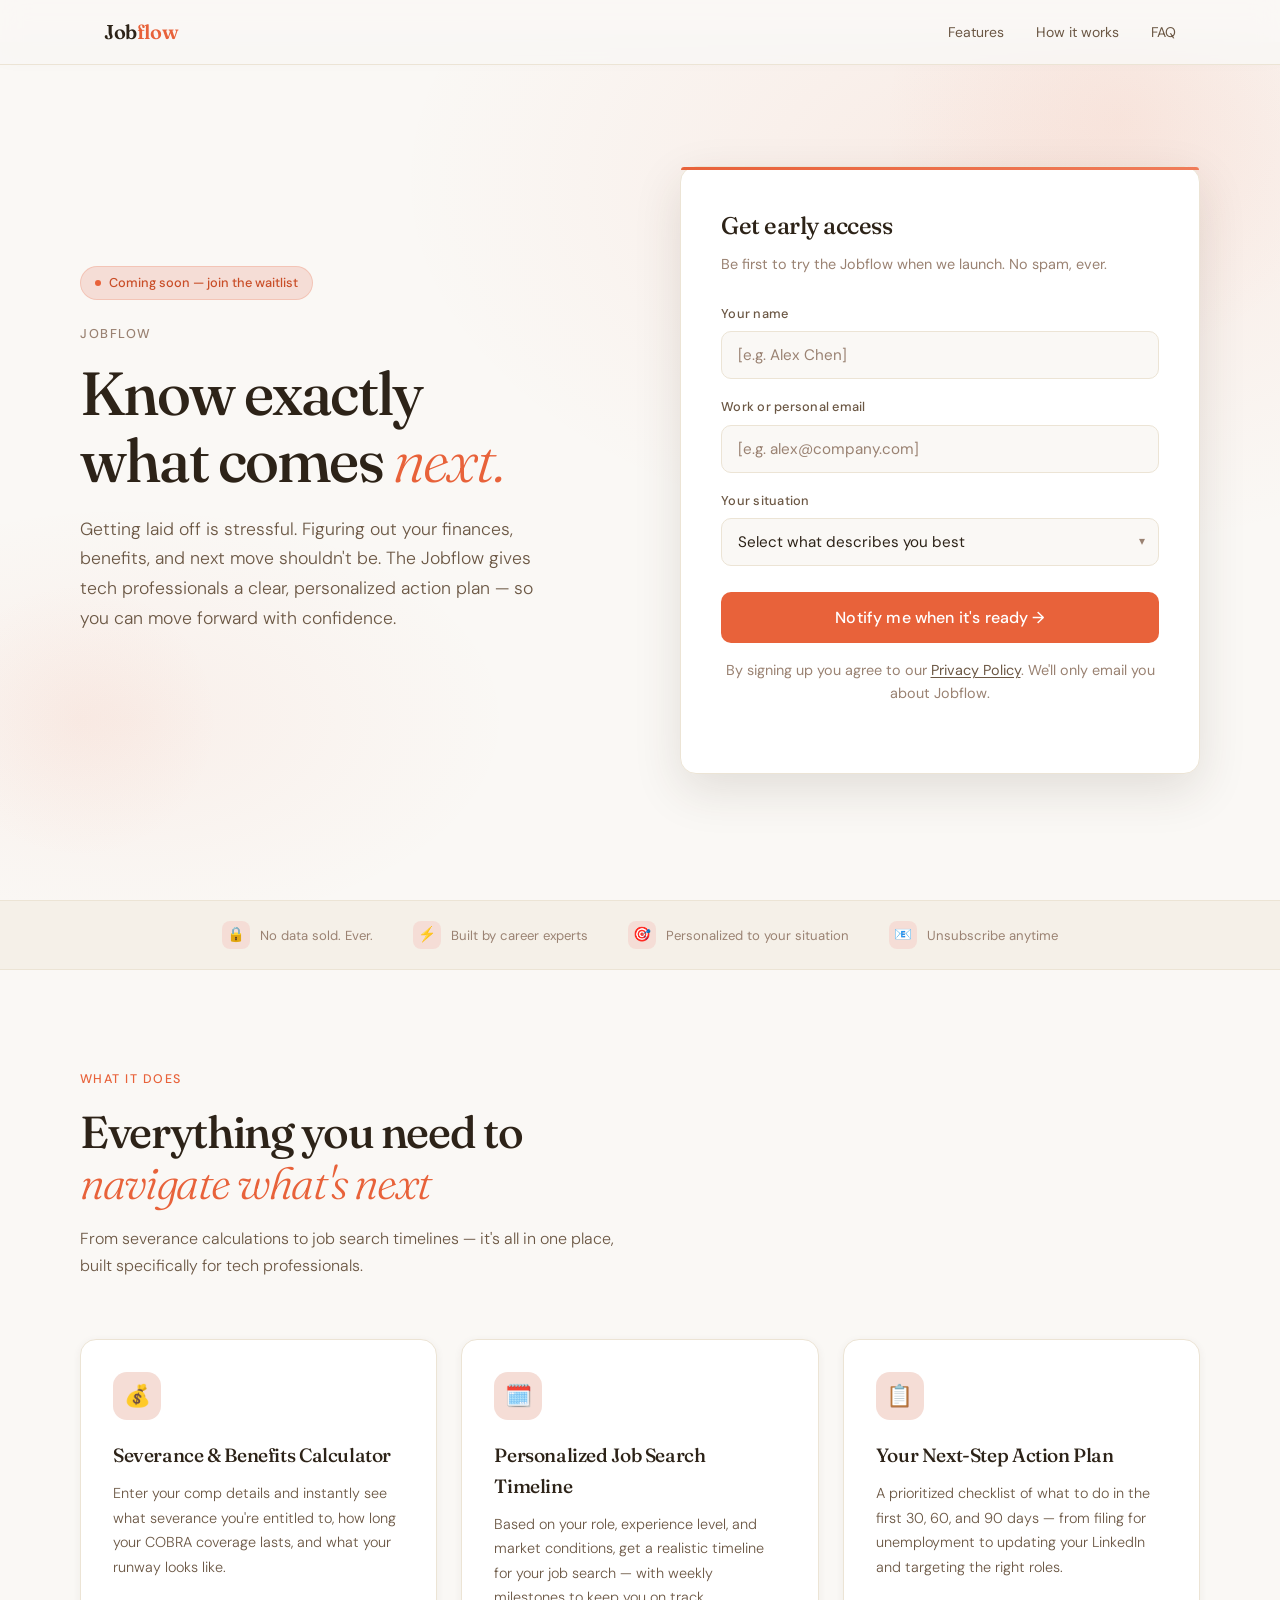
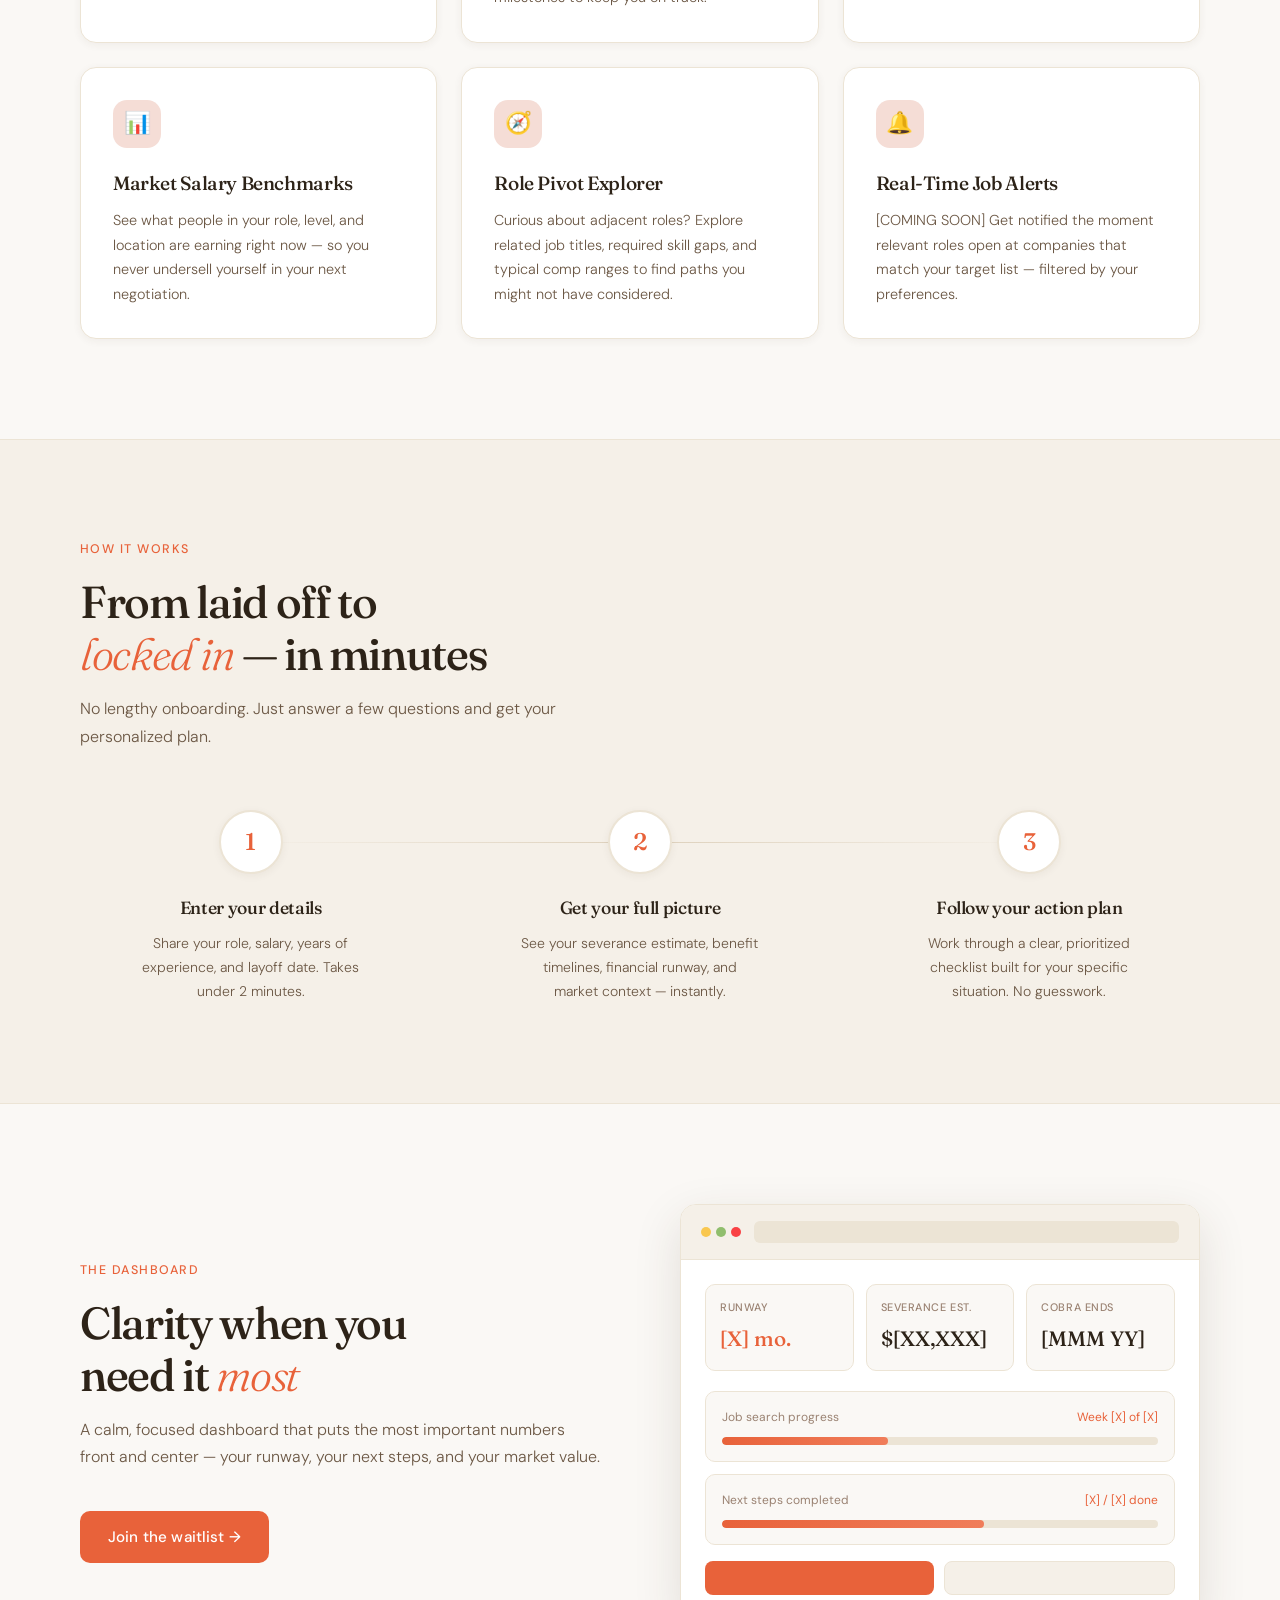
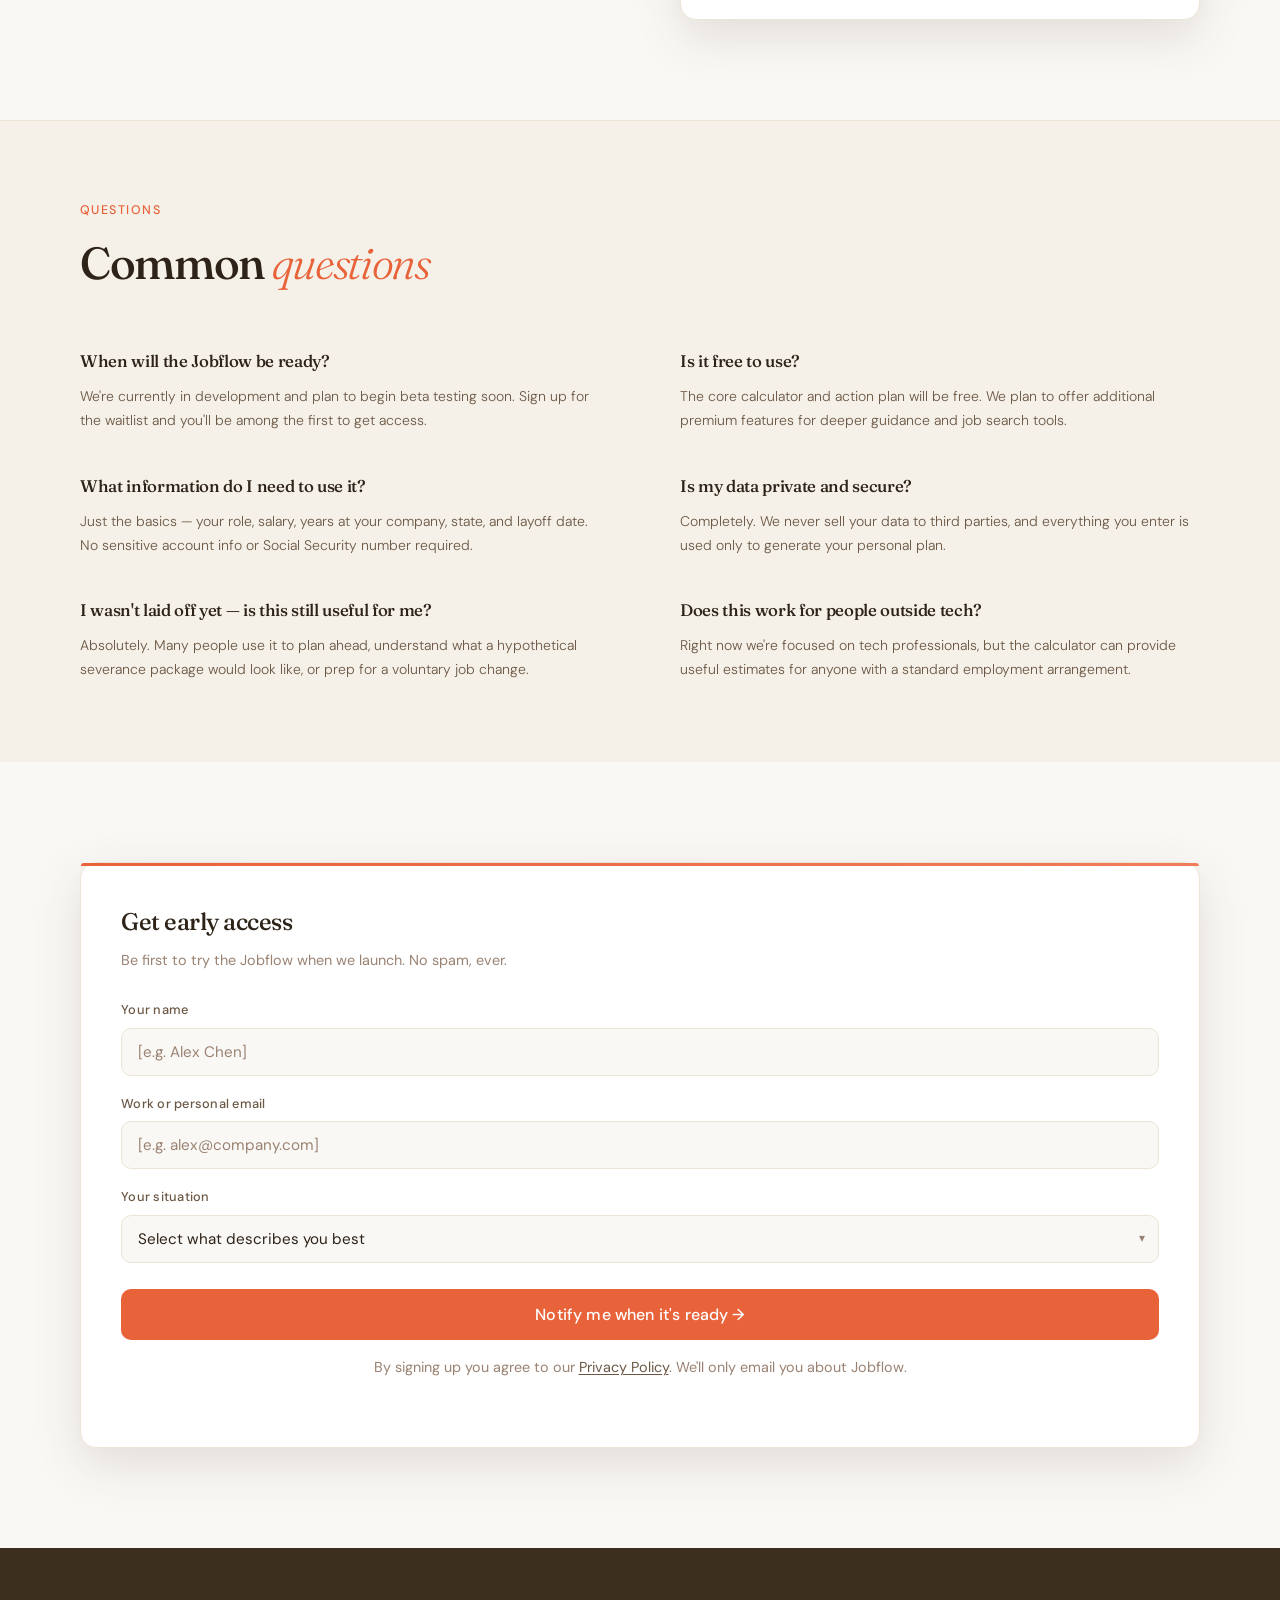
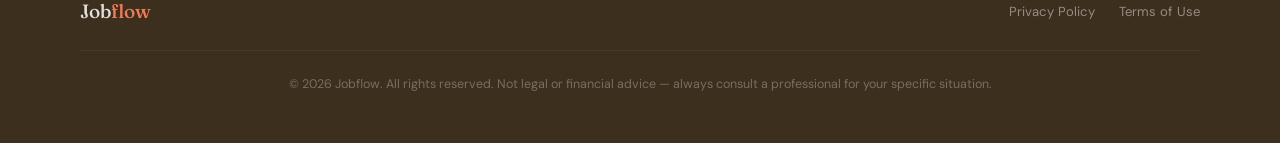
<file: index.html>
<!DOCTYPE html>
<html lang="en">
<head>
  <meta charset="UTF-8" />
  <meta name="viewport" content="width=device-width, initial-scale=1.0"/>
  <title>Jobflow — Jobflow</title>
  <link rel="icon" type="image/x-icon" href="jf_favicon.ico">
  <link rel="preconnect" href="https://fonts.googleapis.com">
  <link rel="preconnect" href="https://fonts.gstatic.com" crossorigin>
  <link href="https://fonts.googleapis.com/css2?family=Fraunces:ital,opsz,wght@0,9..144,300;0,9..144,500;0,9..144,600;1,9..144,300&family=DM+Sans:ital,opsz,wght@0,9..40,300;0,9..40,400;0,9..40,500;1,9..40,300&display=swap" rel="stylesheet">
  <link rel="stylesheet" href="style.css">
</head>
</head>
<body>

  <!-- ─── NAVIGATION ──────────────────────── -->
  <nav id="nav" role="navigation" aria-label="Main navigation">
    <div class="nav-inner">
      <a href="#" class="nav-logo" aria-label="Jobflow home">Job<span>flow</span></a>

      <ul class="nav-links" role="list">
        <li><a href="#features">Features</a></li>
        <li><a href="#how-it-works">How it works</a></li>
        <li><a href="FAQ.html">FAQ</a></li>
      </ul>

      <button class="nav-hamburger" id="hamburger" aria-label="Toggle menu" aria-expanded="false" aria-controls="mobile-menu">
        <span></span><span></span><span></span>
      </button>
    </div>
  </nav>

  <!-- Mobile Menu -->
  <div class="mobile-menu" id="mobile-menu" role="dialog" aria-label="Mobile navigation">
    <ul>
      <li><a href="#features" class="mobile-link">Features</a></li>
      <li><a href="#how-it-works" class="mobile-link">How it works</a></li>
      <li><a href="FAQ.html">FAQ</a></li>
    </ul>
  </div>

  <!-- ─── HERO ─────────────────────────────── -->
  <section class="hero" aria-labelledby="hero-heading">
    <div class="hero-bg" aria-hidden="true"></div>
    <div class="hero-shape hero-shape-1" aria-hidden="true"></div>
    <div class="hero-shape hero-shape-2" aria-hidden="true"></div>

    <div class="hero-inner">
      <div class="hero-content">
        <div class="hero-badge" role="status" aria-label="Product status">Coming soon — join the waitlist</div>
        <p class="hero-eyebrow">Jobflow</p>
        <h1 id="hero-heading">Know exactly<br>what comes <em>next.</em></h1>
        <p class="hero-tagline">
          Getting laid off is stressful. Figuring out your finances, benefits, and next move shouldn't be. The Jobflow gives tech professionals a clear, personalized action plan — so you can move forward with confidence.
        </p>
        
      </div>

      <div id="signup">
        <div class="signup-card" role="region" aria-labelledby="form-heading">
          <div class="signup-form-content">
            <h2 id="form-heading">Get early access</h2>
            <p>Be first to try the Jobflow when we launch. No spam, ever.</p>

            <form id="hero-form" action="https://formspree.io/f/xeelrwnk" method="POST">
              <div class="form-group">
                <label for="hero-name">Your name</label>
                <input type="text" id="hero-name" name="name" placeholder="[e.g. Alex Chen]" autocomplete="name" required />
              </div>
              <div class="form-group">
                <label for="hero-email">Work or personal email</label>
                <input type="email" id="hero-email" name="email" placeholder="[e.g. alex@company.com]" autocomplete="email" required />
              </div>
              <div class="form-group">
                <label for="hero-role">Your situation</label>
                <div class="select-wrapper">
                  <select id="hero-role" name="role">
                    <option value="">Select what describes you best</option>
                    <option value="laid-off">I was recently laid off</option>
                    <option value="at-risk">I'm worried about my job security</option>
                    <option value="exploring">I want to switch jobs</option>
                    <option value="planning">I'm planning ahead</option>
                  </select>
                </div>
              </div>
              <button type="submit" class="btn-primary">Notify me when it's ready →</button>
              <p class="form-disclaimer">By signing up you agree to our <a href="#" tabindex="0">Privacy Policy</a>. We'll only email you about Jobflow.</p>
            </form>
          </div>
        </div>
      </div>
    </div>
  </section>

  <!-- ─── TRUST BAR ─────────────────────────── -->
  <div class="trust-bar" role="region" aria-label="Trust indicators">
    <div class="trust-bar-inner">
      <div class="trust-item">
        <div class="icon" aria-hidden="true">🔒</div>
        <span>No data sold. Ever.</span>
      </div>
      <div class="trust-item">
        <div class="icon" aria-hidden="true">⚡</div>
        <span>Built by career experts</span>
      </div>
      <div class="trust-item">
        <div class="icon" aria-hidden="true">🎯</div>
        <span>Personalized to your situation</span>
      </div>
      <div class="trust-item">
        <div class="icon" aria-hidden="true">📧</div>
        <span>Unsubscribe anytime</span>
      </div>
    </div>
  </div>

  <!-- ─── FEATURES ──────────────────────────── -->
  <section class="section" id="features" aria-labelledby="features-heading">
    <div class="section-inner">
      <p class="section-label reveal">What it does</p>
      <h2 class="section-title reveal reveal-delay-1" id="features-heading">Everything you need to<br><em>navigate what's next</em></h2>
      <p class="section-subtitle reveal reveal-delay-2">From severance calculations to job search timelines — it's all in one place, built specifically for tech professionals.</p>

      <div class="features-grid">
        <div class="feature-card reveal">
          <div class="feature-icon" aria-hidden="true">💰</div>
          <h3 class="feature-title">Severance & Benefits Calculator</h3>
          <p class="feature-desc">Enter your comp details and instantly see what severance you're entitled to, how long your COBRA coverage lasts, and what your runway looks like.</p>
        </div>
        <div class="feature-card reveal reveal-delay-1">
          <div class="feature-icon" aria-hidden="true">🗓️</div>
          <h3 class="feature-title">Personalized Job Search Timeline</h3>
          <p class="feature-desc">Based on your role, experience level, and market conditions, get a realistic timeline for your job search — with weekly milestones to keep you on track.</p>
        </div>
        <div class="feature-card reveal reveal-delay-2">
          <div class="feature-icon" aria-hidden="true">📋</div>
          <h3 class="feature-title">Your Next-Step Action Plan</h3>
          <p class="feature-desc">A prioritized checklist of what to do in the first 30, 60, and 90 days — from filing for unemployment to updating your LinkedIn and targeting the right roles.</p>
        </div>
        <div class="feature-card reveal">
          <div class="feature-icon" aria-hidden="true">📊</div>
          <h3 class="feature-title">Market Salary Benchmarks</h3>
          <p class="feature-desc">See what people in your role, level, and location are earning right now — so you never undersell yourself in your next negotiation.</p>
        </div>
        <div class="feature-card reveal reveal-delay-1">
          <div class="feature-icon" aria-hidden="true">🧭</div>
          <h3 class="feature-title">Role Pivot Explorer</h3>
          <p class="feature-desc">Curious about adjacent roles? Explore related job titles, required skill gaps, and typical comp ranges to find paths you might not have considered.</p>
        </div>
        <div class="feature-card reveal reveal-delay-2">
          <div class="feature-icon" aria-hidden="true">🔔</div>
          <h3 class="feature-title">Real-Time Job Alerts</h3>
          <p class="feature-desc">[COMING SOON] Get notified the moment relevant roles open at companies that match your target list — filtered by your preferences.</p>
        </div>
      </div>
    </div>
  </section>

  <!-- ─── HOW IT WORKS ──────────────────────── -->
  <section class="section how-it-works" id="how-it-works" aria-labelledby="hiw-heading">
    <div class="section-inner">
      <p class="section-label reveal">How it works</p>
      <h2 class="section-title reveal reveal-delay-1" id="hiw-heading">From laid off to<br><em>locked in</em> — in minutes</h2>
      <p class="section-subtitle reveal reveal-delay-2">No lengthy onboarding. Just answer a few questions and get your personalized plan.</p>

      <div class="steps-row">
        <div class="step reveal">
          <div class="step-num" aria-label="Step 1">1</div>
          <h3 class="step-title">Enter your details</h3>
          <p class="step-desc">Share your role, salary, years of experience, and layoff date. Takes under 2 minutes.</p>
        </div>
        <div class="step reveal reveal-delay-1">
          <div class="step-num" aria-label="Step 2">2</div>
          <h3 class="step-title">Get your full picture</h3>
          <p class="step-desc">See your severance estimate, benefit timelines, financial runway, and market context — instantly.</p>
        </div>
        <div class="step reveal reveal-delay-2">
          <div class="step-num" aria-label="Step 3">3</div>
          <h3 class="step-title">Follow your action plan</h3>
          <p class="step-desc">Work through a clear, prioritized checklist built for your specific situation. No guesswork.</p>
        </div>
      </div>
    </div>
  </section>

  <!-- ─── DASHBOARD PREVIEW ──────────────────── -->
  <section class="preview-section" aria-labelledby="preview-heading">
    <div class="preview-inner">
      <div>
        <p class="section-label reveal">The dashboard</p>
        <h2 class="section-title reveal reveal-delay-1" id="preview-heading">Clarity when you<br>need it <em>most</em></h2>
        <p class="section-subtitle reveal reveal-delay-2" style="margin-bottom: 32px;">A calm, focused dashboard that puts the most important numbers front and center — your runway, your next steps, and your market value.</p>
        <div class="reveal reveal-delay-3">
          <a href="#signup" class="btn-primary" style="display:inline-block; width:auto; padding: 14px 28px; text-decoration:none; border-radius: 10px; font-size:0.95rem;">Join the waitlist →</a>
        </div>
      </div>

      <!-- Illustrative UI Preview -->
      <div class="preview-ui reveal" aria-label="Jobflow dashboard preview" role="img">
        <div class="preview-header" aria-hidden="true">
          <div class="preview-dots">
            <span></span><span></span><span></span>
          </div>
          <div class="preview-title-bar"></div>
        </div>
        <div class="preview-body" aria-hidden="true">
          <div class="preview-metric-row">
            <div class="preview-metric">
              <div class="pm-label">Runway</div>
              <div class="pm-val coral">[X] mo.</div>
            </div>
            <div class="preview-metric">
              <div class="pm-label">Severance est.</div>
              <div class="pm-val">$[XX,XXX]</div>
            </div>
            <div class="preview-metric">
              <div class="pm-label">COBRA ends</div>
              <div class="pm-val">[MMM YY]</div>
            </div>
          </div>
          <div class="preview-bar">
            <div class="preview-bar-label">
              <span>Job search progress</span>
              <span style="color:var(--coral)">Week [X] of [X]</span>
            </div>
            <div class="preview-bar-track">
              <div class="preview-bar-fill" style="width:38%"></div>
            </div>
          </div>
          <div class="preview-bar">
            <div class="preview-bar-label">
              <span>Next steps completed</span>
              <span style="color:var(--coral)">[X] / [X] done</span>
            </div>
            <div class="preview-bar-track">
              <div class="preview-bar-fill" style="width:60%"></div>
            </div>
          </div>
          <div class="preview-actions">
            <div class="preview-btn" style="height:34px; border-radius:8px;"></div>
            <div class="preview-btn ghost" style="height:34px; border-radius:8px;"></div>
          </div>
        </div>
      </div>
    </div>
  </section>

  <!-- ─── TESTIMONIALS ──────────────────────── -->
  <!-- <section class="testimonials" aria-labelledby="testimonials-heading">
    <div class="section-inner">
      <p class="section-label reveal">Early feedback</p>
      <h2 class="section-title reveal reveal-delay-1" id="testimonials-heading">What people are <em>saying</em></h2>

      <div class="testimonials-grid">
        <div class="testimonial-card reveal">
          <div class="tc-stars" aria-label="5 out of 5 stars">★★★★★</div>
         
          <div class="tc-author">
            <div class="tc-avatar" aria-hidden="true">[XX]</div>
            <div>
              <div class="tc-name">[Full Name]</div>
              <div class="tc-role">[Job Title] · [Company Type or City]</div>
            </div>
          </div>
        </div>
        <div class="testimonial-card reveal reveal-delay-1">
          <div class="tc-stars" aria-label="5 out of 5 stars">★★★★★</div>
          <div class="tc-author">
            <div class="tc-avatar" aria-hidden="true">[XX]</div>
            <div>
              <div class="tc-name">[Full Name]</div>
              <div class="tc-role">[Job Title] · [Company Type or City]</div>
            </div>
          </div>
        </div>
        <div class="testimonial-card reveal reveal-delay-2">
          <div class="tc-stars" aria-label="5 out of 5 stars">★★★★★</div>
          
          <div class="tc-author">
            <div class="tc-avatar" aria-hidden="true">[XX]</div>
            <div>
              <div class="tc-name">[Full Name]</div>
              <div class="tc-role">[Job Title] · [Company Type or City]</div>
            </div>
          </div>
        </div>
      </div>
    </div>
  </section> -->

  <!-- ─── FAQ ───────────────────────────────── -->
  <section class="section faq-section" id="faq" aria-labelledby="faq-heading">
    <div class="section-inner">
      <p class="section-label reveal">Questions</p>
      <h2 class="section-title reveal reveal-delay-1" id="faq-heading">Common <em>questions</em></h2>

      <div class="faq-grid">
        <div class="faq-item reveal">
          <h3 class="faq-q">When will the Jobflow be ready?</h3>
          <p class="faq-a">We're currently in development and plan to begin beta testing soon. Sign up for the waitlist and you'll be among the first to get access.</p>
        </div>
        <div class="faq-item reveal reveal-delay-1">
          <h3 class="faq-q">Is it free to use?</h3>
          <p class="faq-a">The core calculator and action plan will be free. We plan to offer additional premium features for deeper guidance and job search tools.</p>
        </div>
        <div class="faq-item reveal">
          <h3 class="faq-q">What information do I need to use it?</h3>
          <p class="faq-a">Just the basics — your role, salary, years at your company, state, and layoff date. No sensitive account info or Social Security number required.</p>
        </div>
        <div class="faq-item reveal reveal-delay-1">
          <h3 class="faq-q">Is my data private and secure?</h3>
          <p class="faq-a">Completely. We never sell your data to third parties, and everything you enter is used only to generate your personal plan.</p>
        </div>
        <div class="faq-item reveal">
          <h3 class="faq-q">I wasn't laid off yet — is this still useful for me?</h3>
          <p class="faq-a">Absolutely. Many people use it to plan ahead, understand what a hypothetical severance package would look like, or prep for a voluntary job change.</p>
        </div>
        <div class="faq-item reveal reveal-delay-1">
          <h3 class="faq-q">Does this work for people outside tech?</h3>
          <p class="faq-a">Right now we're focused on tech professionals, but the calculator can provide useful estimates for anyone with a standard employment arrangement.</p>
        </div>
      </div>
    </div>
  </section>

  <!-- ─── FINAL CTA ──────────────────────────── -->
  <section class="final-cta" aria-labelledby="cta-heading">
    <div class="section-inner">
    <div id="signup">
        <div class="signup-card" role="region" aria-labelledby="form-heading">
          <div class="signup-form-content">
            <h2 id="form-heading">Get early access</h2>
            <p>Be first to try the Jobflow when we launch. No spam, ever.</p>

            <form id="hero-form" action="https://formspree.io/f/xeelrwnk" method="POST">
              <div class="form-group">
                <label for="hero-name">Your name</label>
                <input type="text" id="hero-name" name="name" placeholder="[e.g. Alex Chen]" autocomplete="name" required />
              </div>
              <div class="form-group">
                <label for="hero-email">Work or personal email</label>
                <input type="email" id="hero-email" name="email" placeholder="[e.g. alex@company.com]" autocomplete="email" required />
              </div>
              <div class="form-group">
                <label for="hero-role">Your situation</label>
                <div class="select-wrapper">
                  <select id="hero-role" name="role">
                    <option value="">Select what describes you best</option>
                    <option value="laid-off">I was recently laid off</option>
                    <option value="at-risk">I'm worried about my job security</option>
                    <option value="exploring">I want to switch jobs</option>
                    <option value="planning">I'm planning ahead</option>
                  </select>
                </div>
              </div>
              <button type="submit" class="btn-primary">Notify me when it's ready →</button>
              <p class="form-disclaimer">By signing up you agree to our <a href="#" tabindex="0">Privacy Policy</a>. We'll only email you about Jobflow.</p>
            </form>
          </div>
          <div class="success-msg" id="success-msg" role="alert" aria-live="polite">
            <div class="success-icon" aria-hidden="true">🎉</div>
            <h3>You're on the list!</h3>
            <p>We'll email you at <strong id="confirmed-email"></strong> as soon as Jobflow is ready to try.</p>
          </div>
        </div>
      </div>
      </div>
  </section>

  <!-- ─── FOOTER ─────────────────────────────── -->
  <footer role="contentinfo">
    <div class="footer-inner">
      <div class="footer-logo">Job<span>flow</span></div>
      <ul class="footer-links" role="list">
        <li><a href="#" tabindex="0">Privacy Policy</a></li>
        <li><a href="#" tabindex="0">Terms of Use</a></li>
      </ul>
    </div>
    <div class="footer-inner">
      <p class="footer-copy">© 2026 Jobflow. All rights reserved. Not legal or financial advice — always consult a professional for your specific situation.</p>
    </div>
  </footer>

  <script>
    // ─── NAV: scroll shadow
    const nav = document.getElementById('nav');
    window.addEventListener('scroll', () => {
      nav.classList.toggle('scrolled', window.scrollY > 12);
    }, { passive: true });

    // ─── HAMBURGER MENU
    const hamburger = document.getElementById('hamburger');
    const mobileMenu = document.getElementById('mobile-menu');
    hamburger.addEventListener('click', () => {
      const open = mobileMenu.classList.toggle('open');
      hamburger.setAttribute('aria-expanded', open);
      document.body.style.overflow = open ? 'hidden' : '';
    });

    document.querySelectorAll('.mobile-link').forEach(link => {
      link.addEventListener('click', () => {
        mobileMenu.classList.remove('open');
        hamburger.setAttribute('aria-expanded', 'false');
        document.body.style.overflow = '';
      });
    });

    // ─── SCROLL REVEAL
    const revealObserver = new IntersectionObserver((entries) => {
      entries.forEach(entry => {
        if (entry.isIntersecting) {
          entry.target.classList.add('visible');
          revealObserver.unobserve(entry.target);
        }
      });
    }, { threshold: 0.12, rootMargin: '0px 0px -40px 0px' });

    document.querySelectorAll('.reveal').forEach(el => revealObserver.observe(el));

    // ─── FORM HANDLERS
    function handleFormSubmit(form, emailInput) {
      form.addEventListener('submit', (e) => {
        e.preventDefault();
        const email = emailInput.value.trim();
        if (!email || !email.includes('@')) {
          emailInput.focus();
          emailInput.style.borderColor = 'var(--coral)';
          return;
        }

        if (form.id === 'hero-form') {
          document.querySelector('.signup-form-content').style.display = 'none';
          const successMsg = document.getElementById('success-msg');
          document.getElementById('confirmed-email').textContent = email;
          successMsg.style.display = 'block';
        } else {
          const btn = form.querySelector('button');
          btn.textContent = '✓ You\'re on the list!';
          btn.style.background = '#5a9e5a';
          btn.disabled = true;
          emailInput.disabled = true;
          emailInput.value = email;
        }
      });

      emailInput.addEventListener('input', () => {
        emailInput.style.borderColor = '';
      });
    }

    handleFormSubmit(
      document.getElementById('hero-form'),
      document.getElementById('hero-email')
    );
    handleFormSubmit(
      document.getElementById('footer-form'),
      document.getElementById('footer-email')
    );

    // ─── ANIMATE BAR FILLS ON SCROLL
    const barFills = document.querySelectorAll('.preview-bar-fill');
    const barObserver = new IntersectionObserver((entries) => {
      entries.forEach(entry => {
        if (entry.isIntersecting) {
          entry.target.style.width = entry.target.style.width; // trigger repaint
        }
      });
    }, { threshold: 0.5 });
    barFills.forEach(el => {
      const target = el.style.width;
      el.style.width = '0%';
      barObserver.observe(el);
      setTimeout(() => { el.style.width = target; }, 400);
    });

    // ─── KEYBOARD: close menu on Escape
    document.addEventListener('keydown', (e) => {
      if (e.key === 'Escape' && mobileMenu.classList.contains('open')) {
        mobileMenu.classList.remove('open');
        hamburger.setAttribute('aria-expanded', 'false');
        document.body.style.overflow = '';
        hamburger.focus();
      }
    });
  </script>
</body>
</html>
</file>
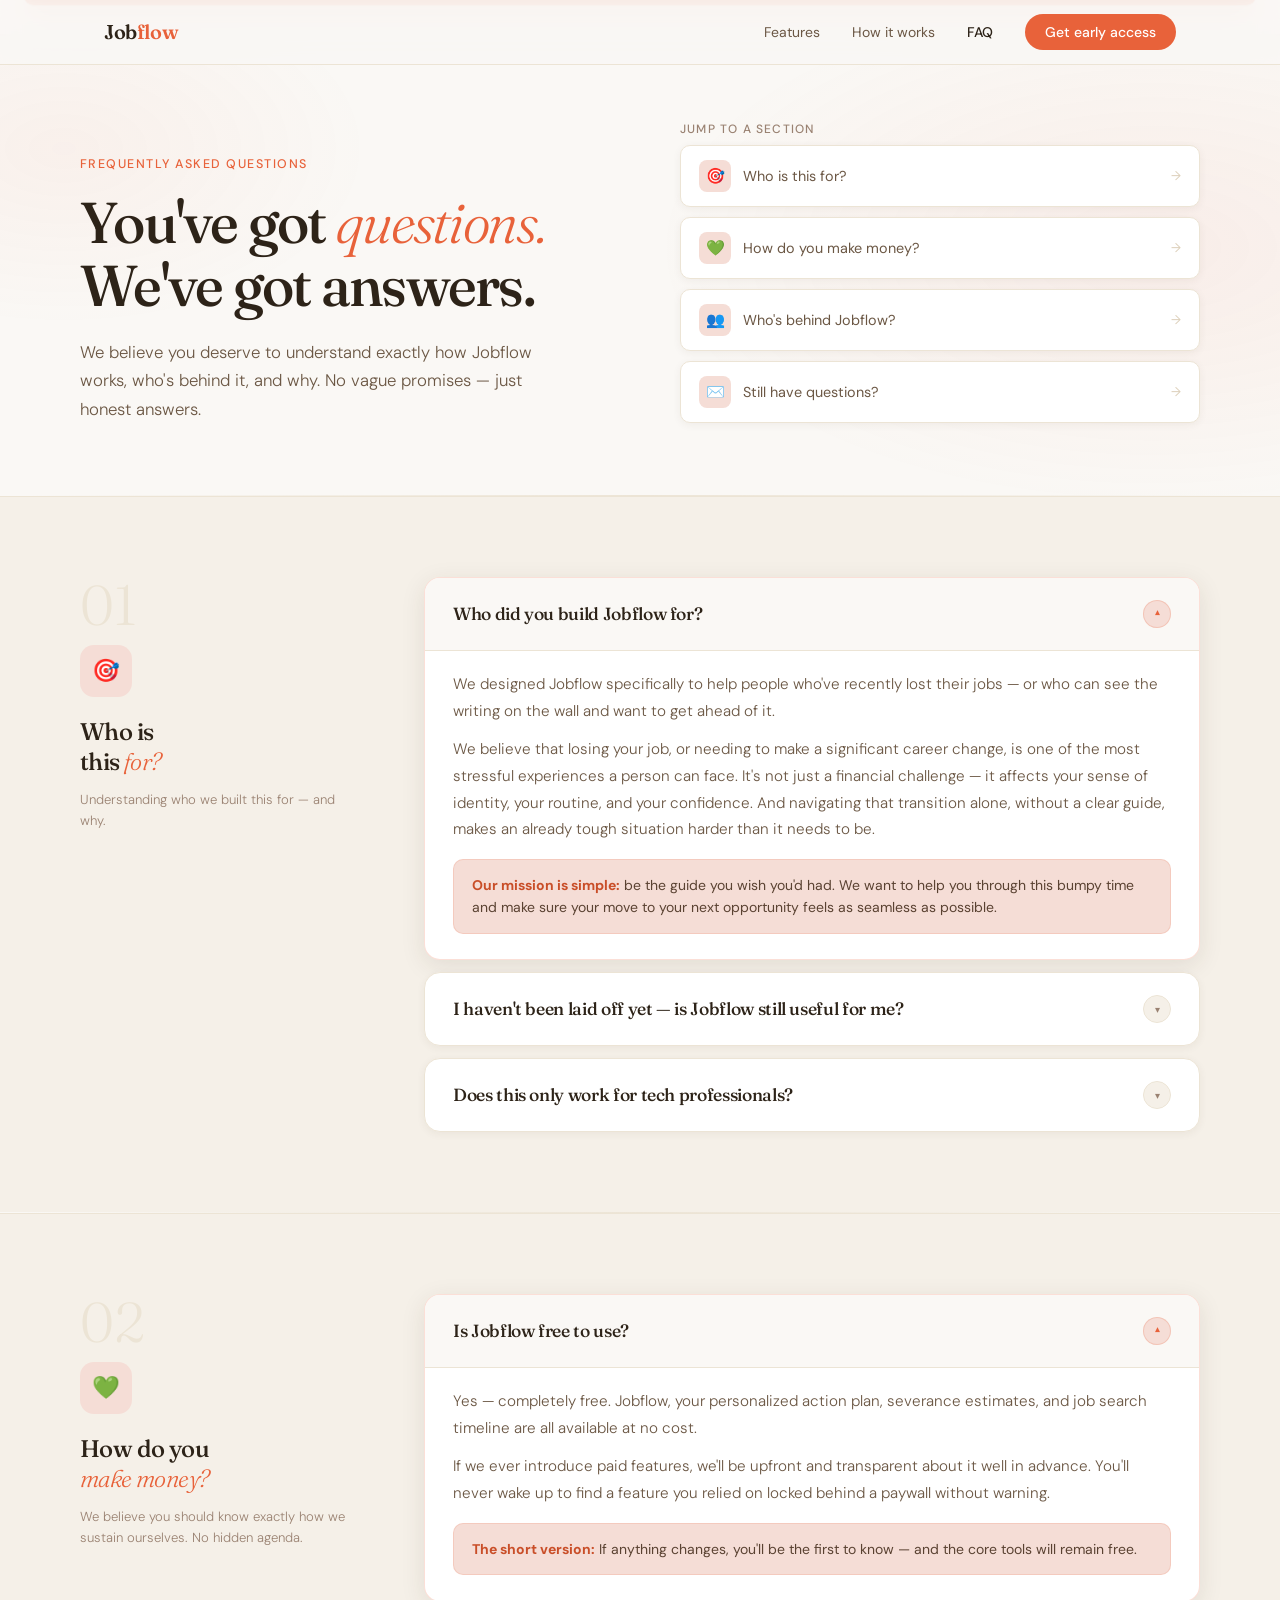
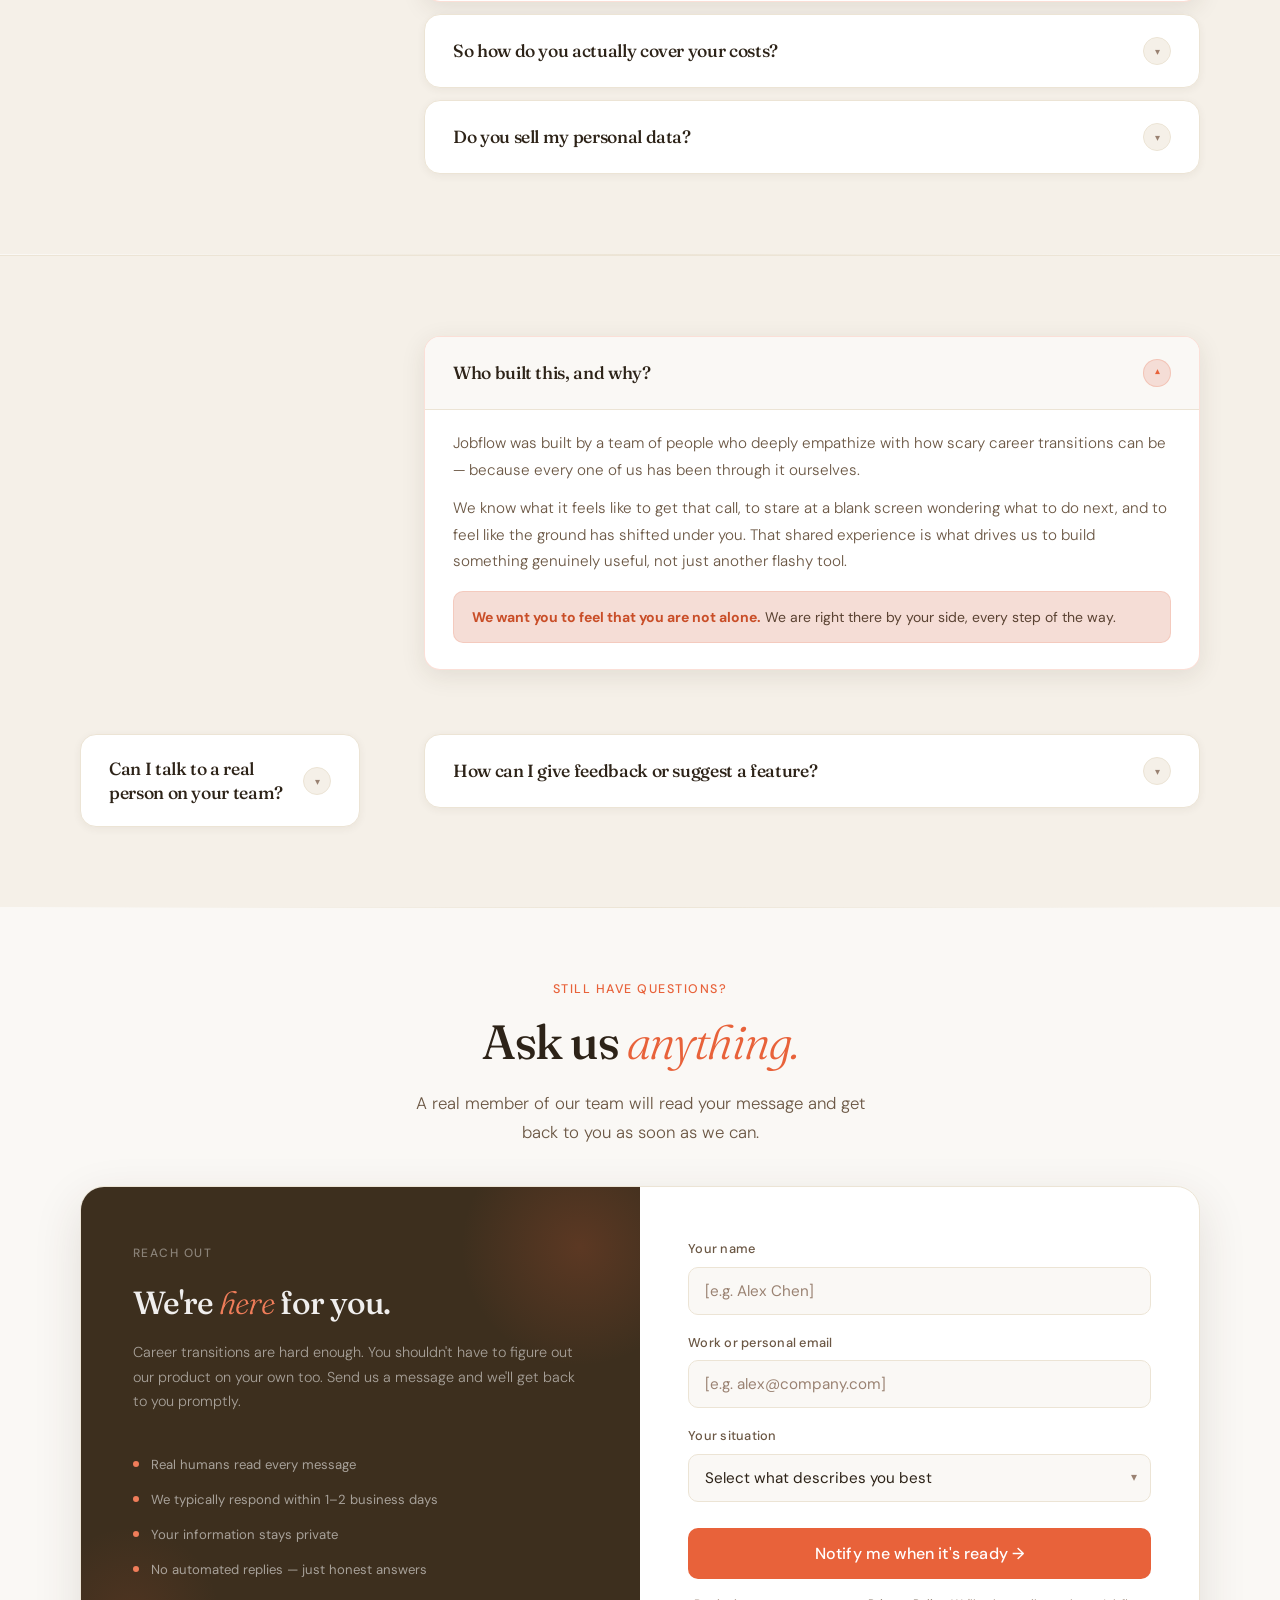
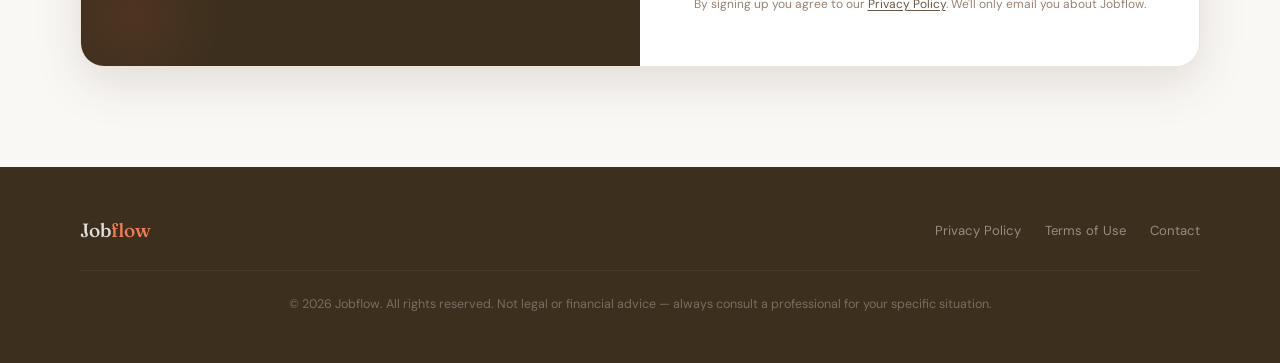
<file: FAQ.html>
<!DOCTYPE html>
<html lang="en">
<head>
  <meta charset="UTF-8" />
  <meta name="viewport" content="width=device-width, initial-scale=1.0"/>
  <title>Jobflow — FAQ</title>
  <link rel="icon" type="image/x-icon" href="jf_favicon.ico">
  <link rel="preconnect" href="https://fonts.googleapis.com">
  <link rel="preconnect" href="https://fonts.gstatic.com" crossorigin>
  <link href="https://fonts.googleapis.com/css2?family=Fraunces:ital,opsz,wght@0,9..144,300;0,9..144,500;0,9..144,600;1,9..144,300&family=DM+Sans:ital,opsz,wght@0,9..40,300;0,9..40,400;0,9..40,500;1,9..40,300&display=swap" rel="stylesheet">
  <link rel="stylesheet" href="style.css">
</head>
<body>

  <!-- ─── NAVIGATION ──────────────────────── -->
  <nav id="nav" role="navigation" aria-label="Main navigation">
    <div class="nav-inner">
      <a href="jobflow-landing-page.html" class="nav-logo" aria-label="Jobflow home">Job<span>flow</span></a>
      <ul class="nav-links" role="list">
        <li><a href="index.html#features">Features</a></li>
        <li><a href="index.html#how-it-works">How it works</a></li>
        <li><a href="/" class="active">FAQ</a></li>
        <li><a href="index.html#signup" class="nav-cta">Get early access</a></li>
      </ul>
      <button class="nav-hamburger" id="hamburger" aria-label="Toggle menu" aria-expanded="false" aria-controls="mobile-menu">
        <span></span><span></span><span></span>
      </button>
    </div>
  </nav>

  <div class="mobile-menu" id="mobile-menu" role="dialog" aria-label="Mobile navigation">
    <ul>
        <li><a href="index.html#features">Features</a></li>
        <li><a href="index.html#how-it-works">How it works</a></li>
        <li><a href="/" class="active">FAQ</a></li>
        <li><a href="index.html#signup" class="nav-cta">Get early access</a></li>
    </ul>
  </div>

  <!-- ─── PAGE HEADER ──────────────────────── -->
  <header class="page-header" role="banner">
    <div class="page-header-bg" aria-hidden="true"></div>
    <div class="page-header-inner">
      <div>
        <nav class="breadcrumb" aria-label="Breadcrumb">
          <a href="jobflow-landing.html">Home</a>
          <span class="sep" aria-hidden="true">›</span>
          <span aria-current="page">FAQ</span>
        </nav>
        <p class="page-label">Frequently asked questions</p>
        <h1 class="page-title">You've got <em>questions.</em><br>We've got answers.</h1>
        <p class="page-subtitle">We believe you deserve to understand exactly how Jobflow works, who's behind it, and why. No vague promises — just honest answers.</p>
      </div>

      <div>
        <p class="jump-links-label">Jump to a section</p>
        <div class="jump-links" role="navigation" aria-label="Page sections">
          <a href="#who-is-this-for" class="jump-link">
            <div class="jl-icon" aria-hidden="true">🎯</div>
            <span>Who is this for?</span>
            <span class="jl-arrow" aria-hidden="true">→</span>
          </a>
          <a href="#how-we-make-money" class="jump-link">
            <div class="jl-icon" aria-hidden="true">💚</div>
            <span>How do you make money?</span>
            <span class="jl-arrow" aria-hidden="true">→</span>
          </a>
          <a href="#who-is-behind" class="jump-link">
            <div class="jl-icon" aria-hidden="true">👥</div>
            <span>Who's behind Jobflow?</span>
            <span class="jl-arrow" aria-hidden="true">→</span>
          </a>
          <a href="#ask-us" class="jump-link">
            <div class="jl-icon" aria-hidden="true">✉️</div>
            <span>Still have questions?</span>
            <span class="jl-arrow" aria-hidden="true">→</span>
          </a>
        </div>
      </div>
    </div>
  </header>

  <div class="section-divider" aria-hidden="true"></div>

  <!-- ─── SECTION 1: WHO IS THIS FOR ────────── -->
  <section class="faq-section" id="who-is-this-for" aria-labelledby="s1-title">
    <div class="faq-section-inner">
      <div class="faq-section-meta reveal">
        <div class="faq-section-number" aria-hidden="true">01</div>
        <div class="faq-section-icon" aria-hidden="true">🎯</div>
        <h2 class="faq-section-title" id="s1-title">Who is<br>this <em>for?</em></h2>
        <p class="faq-section-hint">Understanding who we built this for — and why.</p>
      </div>

      <div class="accordion reveal reveal-delay-1" role="list">

        <div class="accordion-item open" role="listitem">
          <button class="accordion-trigger" aria-expanded="true" aria-controls="a1-body" id="a1-trigger">
            <span class="accordion-question">Who did you build Jobflow for?</span>
            <span class="accordion-chevron" aria-hidden="true">▾</span>
          </button>
          <div class="accordion-body" id="a1-body" role="region" aria-labelledby="a1-trigger">
            <div class="accordion-body-inner">
              <p>We designed Jobflow specifically to help people who've recently lost their jobs — or who can see the writing on the wall and want to get ahead of it.</p>
              <p>We believe that losing your job, or needing to make a significant career change, is one of the most stressful experiences a person can face. It's not just a financial challenge — it affects your sense of identity, your routine, and your confidence. And navigating that transition alone, without a clear guide, makes an already tough situation harder than it needs to be.</p>
              <div class="highlight-box">
                <strong>Our mission is simple:</strong> be the guide you wish you'd had. We want to help you through this bumpy time and make sure your move to your next opportunity feels as seamless as possible.
              </div>
            </div>
          </div>
        </div>

        <div class="accordion-item" role="listitem">
          <button class="accordion-trigger" aria-expanded="false" aria-controls="a2-body" id="a2-trigger">
            <span class="accordion-question">I haven't been laid off yet — is Jobflow still useful for me?</span>
            <span class="accordion-chevron" aria-hidden="true">▾</span>
          </button>
          <div class="accordion-body" id="a2-body" role="region" aria-labelledby="a2-trigger">
            <div class="accordion-body-inner">
              <p>Absolutely. Many of our users are proactively planning — either because they sense instability at their company, or because they've decided it's time for a change on their own terms.</p>
              <p>Using Jobflow before you're in a crisis means you can make decisions with more clarity and less panic. You'll know your financial runway ahead of time, understand your market value, and have a plan ready to execute the moment you need it.</p>
            </div>
          </div>
        </div>

        <div class="accordion-item" role="listitem">
          <button class="accordion-trigger" aria-expanded="false" aria-controls="a3-body" id="a3-trigger">
            <span class="accordion-question">Does this only work for tech professionals?</span>
            <span class="accordion-chevron" aria-hidden="true">▾</span>
          </button>
          <div class="accordion-body" id="a3-body" role="region" aria-labelledby="a3-trigger">
            <div class="accordion-body-inner">
              <p>Right now, we're focused on tech professionals — the salary benchmarks, job market data, and role-specific guidance is calibrated for the tech industry. This means the advice and estimates you get will be more accurate and relevant if you're coming from a tech background.</p>
              <p>That said, the core tools — severance calculations, action plans, and financial runway estimates — can provide useful guidance for anyone with standard employment terms.</p>
            </div>
          </div>
        </div>

      </div>
    </div>
  </section>

  <div class="section-divider" aria-hidden="true"></div>

  <!-- ─── SECTION 2: HOW WE MAKE MONEY ───────── -->
  <section class="faq-section" id="how-we-make-money" aria-labelledby="s2-title">
    <div class="faq-section-inner">
      <div class="faq-section-meta reveal">
        <div class="faq-section-number" aria-hidden="true">02</div>
        <div class="faq-section-icon" aria-hidden="true">💚</div>
        <h2 class="faq-section-title" id="s2-title">How do you<br><em>make money?</em></h2>
        <p class="faq-section-hint">We believe you should know exactly how we sustain ourselves. No hidden agenda.</p>
      </div>

      <div class="accordion reveal reveal-delay-1" role="list">

        <div class="accordion-item open" role="listitem">
          <button class="accordion-trigger" aria-expanded="true" aria-controls="b1-body" id="b1-trigger">
            <span class="accordion-question">Is Jobflow free to use?</span>
            <span class="accordion-chevron" aria-hidden="true">▾</span>
          </button>
          <div class="accordion-body" id="b1-body" role="region" aria-labelledby="b1-trigger">
            <div class="accordion-body-inner">
              <p>Yes — completely free. Jobflow, your personalized action plan, severance estimates, and job search timeline are all available at no cost.</p>
              <p>If we ever introduce paid features, we'll be upfront and transparent about it well in advance. You'll never wake up to find a feature you relied on locked behind a paywall without warning.</p>
              <div class="highlight-box">
                <strong>The short version:</strong> If anything changes, you'll be the first to know — and the core tools will remain free.
              </div>
            </div>
          </div>
        </div>

        <div class="accordion-item" role="listitem">
          <button class="accordion-trigger" aria-expanded="false" aria-controls="b2-body" id="b2-trigger">
            <span class="accordion-question">So how do you actually cover your costs?</span>
            <span class="accordion-chevron" aria-hidden="true">▾</span>
          </button>
          <div class="accordion-body" id="b2-body" role="region" aria-labelledby="b2-trigger">
            <div class="accordion-body-inner">
              <p>We cover our costs primarily through referrals. Here's how that works in practice:</p>
              <ul>
                <li>There are many professionals — career coaches, financial advisors, employment lawyers — who can help you navigate a layoff, but who charge for their services.</li>
                <li>When Jobflow connects you with one of these professionals, and you choose to work with them, they compensate us for that referral through a pre-arranged agreement.</li>
                <li>This means our incentive is aligned with yours: we only earn when we connect you with someone genuinely useful. We're not paid to show you ads or sell your data.</li>
              </ul>
              <div class="highlight-box">
                <strong>Important:</strong> You are never obligated to work with anyone we suggest. Referrals are always optional, clearly labeled, and only offered when we think they'd genuinely help your situation.
              </div>
            </div>
          </div>
        </div>

        <div class="accordion-item" role="listitem">
          <button class="accordion-trigger" aria-expanded="false" aria-controls="b3-body" id="b3-trigger">
            <span class="accordion-question">Do you sell my personal data?</span>
            <span class="accordion-chevron" aria-hidden="true">▾</span>
          </button>
          <div class="accordion-body" id="b3-body" role="region" aria-labelledby="b3-trigger">
            <div class="accordion-body-inner">
              <p>No. We do not sell, rent, or share your personal data with third parties for advertising or commercial purposes. The information you provide to generate your plan is used only to give you better, more relevant guidance.</p>
              <p>You can read our full Privacy Policy for details — but the short version is: your data is yours, and we treat it that way.</p>
            </div>
          </div>
        </div>

      </div>
    </div>
  </section>

  <div class="section-divider" aria-hidden="true"></div>

  <!-- ─── SECTION 3: WHO'S BEHIND JOBFLOW ────── -->
  <section class="faq-section" id="who-is-behind" aria-labelledby="s3-title">
    <div class="faq-section-inner">
      <div class="faq-section-meta reveal">
      </div>

      <div class="accordion reveal reveal-delay-1" role="list">

        <div class="accordion-item open" role="listitem">
          <button class="accordion-trigger" aria-expanded="true" aria-controls="c1-body" id="c1-trigger">
            <span class="accordion-question">Who built this, and why?</span>
            <span class="accordion-chevron" aria-hidden="true">▾</span>
          </button>
          <div class="accordion-body" id="c1-body" role="region" aria-labelledby="c1-trigger">
            <div class="accordion-body-inner">
              <p>Jobflow was built by a team of people who deeply empathize with how scary career transitions can be — because every one of us has been through it ourselves.</p>
              <p>We know what it feels like to get that call, to stare at a blank screen wondering what to do next, and to feel like the ground has shifted under you. That shared experience is what drives us to build something genuinely useful, not just another flashy tool.</p>
              <div class="highlight-box">
                <strong>We want you to feel that you are not alone.</strong> We are right there by your side, every step of the way.
              </div>
              </div>
            </div>
          </div>
        </div>

        <div class="accordion-item" role="listitem">
          <button class="accordion-trigger" aria-expanded="false" aria-controls="c2-body" id="c2-trigger">
            <span class="accordion-question">Can I talk to a real person on your team?</span>
            <span class="accordion-chevron" aria-hidden="true">▾</span>
          </button>
          <div class="accordion-body" id="c2-body" role="region" aria-labelledby="c2-trigger">
            <div class="accordion-body-inner">
              <p>Yes. We're a small team and we genuinely read every message we receive. Use the form below and someone from the team will get back to you as soon as we can — typically within a business day or two.</p>
              <p>We won't hand you off to an automated bot. When you hear from us, it'll be a real person who has time to actually read your question.</p>
            </div>
          </div>
        </div>

        <div class="accordion-item" role="listitem">
          <button class="accordion-trigger" aria-expanded="false" aria-controls="c3-body" id="c3-trigger">
            <span class="accordion-question">How can I give feedback or suggest a feature?</span>
            <span class="accordion-chevron" aria-hidden="true">▾</span>
          </button>
          <div class="accordion-body" id="c3-body" role="region" aria-labelledby="c3-trigger">
            <div class="accordion-body-inner">
              <p>We actively want your input — especially from people who are going through a layoff right now. If there's something you need that we don't offer, or something we could do better, please tell us using the form below and mark it as a "Feature suggestion."</p>
              <p>We read every submission and use them to shape what we build next. Your experience is the product roadmap.</p>
            </div>
          </div>
        </div>

      </div>
    </div>
  </section>

  <div class="section-divider" aria-hidden="true"></div>

  <!-- ─── CONTACT FORM ───────────────────────── -->
  <section class="contact-section" id="ask-us" aria-labelledby="contact-heading">
    <div class="contact-inner">
      <div style="padding: 72px 0 40px; text-align: center;">
        <p class="page-label reveal" style="text-align:center">Still have questions?</p>
        <h2 class="page-title reveal reveal-delay-1" id="contact-heading" style="font-size: clamp(2rem, 4vw, 3rem); display:block; text-align:center;">Ask us <em>anything.</em></h2>
        <p class="page-subtitle reveal reveal-delay-2" style="margin: 0 auto; text-align:center;">A real member of our team will read your message and get back to you as soon as we can.</p>
      </div>

      <div class="contact-card reveal">
        <div class="contact-left">
          <p class="cl-label">Reach out</p>
          <h2>We're <em>here</em> for you.</h2>
          <p>Career transitions are hard enough. You shouldn't have to figure out our product on your own too. Send us a message and we'll get back to you promptly.</p>

          <div class="contact-promise" aria-label="Our promises to you">
            <div class="cp-item">
              <div class="cp-dot" aria-hidden="true"></div>
              <span>Real humans read every message</span>
            </div>
            <div class="cp-item">
              <div class="cp-dot" aria-hidden="true"></div>
              <span>We typically respond within 1–2 business days</span>
            </div>
            <div class="cp-item">
              <div class="cp-dot" aria-hidden="true"></div>
              <span>Your information stays private</span>
            </div>
            <div class="cp-item">
              <div class="cp-dot" aria-hidden="true"></div>
              <span>No automated replies — just honest answers</span>
            </div>
          </div>
        </div>

        <div class="contact-right">
          <div class="contact-form-content">
            <form id="hero-form" action="https://formspree.io/f/xeelrwnk" method="POST">
              <div class="form-group">
                <label for="hero-name">Your name</label>
                <input type="text" id="hero-name" name="name" placeholder="[e.g. Alex Chen]" autocomplete="name" required />
              </div>
              <div class="form-group">
                <label for="hero-email">Work or personal email</label>
                <input type="email" id="hero-email" name="email" placeholder="[e.g. alex@company.com]" autocomplete="email" required />
              </div>
              <div class="form-group">
                <label for="hero-role">Your situation</label>
                <div class="select-wrapper">
                  <select id="hero-role" name="role">
                    <option value="">Select what describes you best</option>
                    <option value="laid-off">I was recently laid off</option>
                    <option value="at-risk">I'm worried about my job security</option>
                    <option value="exploring">I want to switch jobs</option>
                    <option value="planning">I'm planning ahead</option>
                  </select>
                </div>
              </div>
              <button type="submit" class="btn-primary">Notify me when it's ready →</button>
              <p class="form-disclaimer">By signing up you agree to our <a href="#" tabindex="0">Privacy Policy</a>. We'll only email you about Jobflow.</p>
            </form>
          </div>

          <div class="contact-success" id="contact-success" role="alert" aria-live="polite">
            <div class="cs-icon" aria-hidden="true">✉️</div>
            <h3>Message received!</h3>
            <p>Thanks for reaching out. A real member of our team will read your message and get back to you at <strong id="cs-email"></strong> as soon as we can.</p>
          </div>
        </div>
      </div>
    </div>
  </section>

  <!-- ─── FOOTER ─────────────────────────────── -->
  <footer role="contentinfo">
    <div class="footer-inner">
      <div class="footer-logo">Job<span>flow</span></div>
      <ul class="footer-links" role="list">
        <li><a href="#" tabindex="0">Privacy Policy</a></li>
        <li><a href="#" tabindex="0">Terms of Use</a></li>
        <li><a href="#ask-us" tabindex="0">Contact</a></li>
      </ul>
    </div>
    <div class="footer-inner">
      <p class="footer-copy">© 2026 Jobflow. All rights reserved. Not legal or financial advice — always consult a professional for your specific situation.</p>
    </div>
  </footer>

  <script>
    // ─── NAV SCROLL
    const nav = document.getElementById('nav');
    window.addEventListener('scroll', () => {
      nav.classList.toggle('scrolled', window.scrollY > 12);
    }, { passive: true });

    // ─── HAMBURGER
    const hamburger = document.getElementById('hamburger');
    const mobileMenu = document.getElementById('mobile-menu');
    hamburger.addEventListener('click', () => {
      const open = mobileMenu.classList.toggle('open');
      hamburger.setAttribute('aria-expanded', open);
      document.body.style.overflow = open ? 'hidden' : '';
    });
    document.querySelectorAll('.mobile-link').forEach(link => {
      link.addEventListener('click', () => {
        mobileMenu.classList.remove('open');
        hamburger.setAttribute('aria-expanded', 'false');
        document.body.style.overflow = '';
      });
    });
    document.addEventListener('keydown', e => {
      if (e.key === 'Escape' && mobileMenu.classList.contains('open')) {
        mobileMenu.classList.remove('open');
        hamburger.setAttribute('aria-expanded', 'false');
        document.body.style.overflow = '';
        hamburger.focus();
      }
    });

    // ─── SCROLL REVEAL
    const revealObserver = new IntersectionObserver((entries) => {
      entries.forEach(entry => {
        if (entry.isIntersecting) {
          entry.target.classList.add('visible');
          revealObserver.unobserve(entry.target);
        }
      });
    }, { threshold: 0.1, rootMargin: '0px 0px -32px 0px' });
    document.querySelectorAll('.reveal').forEach(el => revealObserver.observe(el));

    // ─── ACCORDION
    document.querySelectorAll('.accordion-trigger').forEach(trigger => {
      trigger.addEventListener('click', () => {
        const item = trigger.closest('.accordion-item');
        const body = trigger.nextElementSibling;
        const isOpen = item.classList.contains('open');

        // Close all in same accordion group
        const siblings = trigger.closest('.accordion').querySelectorAll('.accordion-item');
        siblings.forEach(sib => {
          sib.classList.remove('open');
          sib.querySelector('.accordion-trigger').setAttribute('aria-expanded', 'false');
          const sibBody = sib.querySelector('.accordion-body');
          sibBody.style.maxHeight = '0';
        });

        // Toggle current
        if (!isOpen) {
          item.classList.add('open');
          trigger.setAttribute('aria-expanded', 'true');
          body.style.maxHeight = body.scrollHeight + 'px';
        }
      });

      // Init open items
      const item = trigger.closest('.accordion-item');
      if (item.classList.contains('open')) {
        const body = trigger.nextElementSibling;
        // Delay to let DOM settle
        requestAnimationFrame(() => {
          body.style.maxHeight = body.scrollHeight + 'px';
        });
      }
    });

    // ─── CONTACT FORM
    const contactForm = document.getElementById('contact-form');
    contactForm.addEventListener('submit', e => {
      e.preventDefault();
      const email = document.getElementById('cf-email').value.trim();
      const message = document.getElementById('cf-message').value.trim();

      if (!email || !email.includes('@')) {
        document.getElementById('cf-email').focus();
        document.getElementById('cf-email').style.borderColor = 'var(--coral)';
        return;
      }
      if (!message) {
        document.getElementById('cf-message').focus();
        document.getElementById('cf-message').style.borderColor = 'var(--coral)';
        return;
      }

      document.querySelector('.contact-form-content').style.display = 'none';
      document.getElementById('cs-email').textContent = email;
      document.getElementById('contact-success').style.display = 'block';
    });

    ['cf-email','cf-message'].forEach(id => {
      document.getElementById(id).addEventListener('input', function() {
        this.style.borderColor = '';
      });
    });

    // Re-measure open accordion heights on resize
    window.addEventListener('resize', () => {
      document.querySelectorAll('.accordion-item.open .accordion-body').forEach(body => {
        body.style.maxHeight = body.scrollHeight + 'px';
      });
    });
  </script>
</body>
</html>
</file>
<file: style.css>
*, *::before, *::after { box-sizing: border-box; margin: 0; padding: 0; }

    :root {
      --beige-50: #faf8f5;
      --beige-100: #f5f0e8;
      --beige-200: #ece4d5;
      --beige-300: #ddd0bb;
      --warm-800: #3d2f1e;
      --warm-700: #5a4232;
      --warm-600: #7a5c44;
      --coral: #e8623a;
      --coral-light: #f07d5a;
      --coral-dark: #c94e28;
      --coral-muted: #f5ddd6;
      --text-primary: #2d2318;
      --text-secondary: #6b5744;
      --text-muted: #9a8272;
      --card-bg: #ffffff;
      --shadow-sm: 0 2px 8px rgba(61,47,30,0.06);
      --shadow-md: 0 6px 24px rgba(61,47,30,0.10);
      --shadow-lg: 0 16px 48px rgba(61,47,30,0.13);
      --radius: 16px;
      --radius-sm: 10px;
      --transition: 0.3s cubic-bezier(0.4,0,0.2,1);
    }

    html { scroll-behavior: smooth; }

    body {
      font-family: 'DM Sans', sans-serif;
      background: var(--beige-50);
      color: var(--text-primary);
      line-height: 1.6;
      overflow-x: hidden;
    }

    /* ─── NAV ──────────────────────────────── */
    nav {
      position: fixed;
      top: 0; left: 0; right: 0;
      z-index: 100;
      background: rgba(250,248,245,0.88);
      backdrop-filter: blur(14px);
      -webkit-backdrop-filter: blur(14px);
      border-bottom: 1px solid var(--beige-200);
      transition: box-shadow var(--transition);
    }
    nav.scrolled { box-shadow: var(--shadow-sm); }

    .nav-inner {
      max-width: 1120px;
      margin: 0 auto;
      padding: 0 24px;
      height: 64px;
      display: flex;
      align-items: center;
      justify-content: space-between;
    }

    .nav-logo {
      font-family: 'Fraunces', serif;
      font-weight: 600;
      font-size: 1.25rem;
      color: var(--text-primary);
      text-decoration: none;
      letter-spacing: -0.02em;
    }
    .nav-logo span {
      color: var(--coral);
    }

    .nav-links {
      display: flex;
      align-items: center;
      gap: 32px;
      list-style: none;
    }
    .nav-links a {
      font-size: 0.875rem;
      font-weight: 400;
      color: var(--text-secondary);
      text-decoration: none;
      transition: color var(--transition);
    }
    .nav-links a:hover { color: var(--text-primary); }

    .nav-cta {
      background: var(--coral);
      color: #fff !important;
      padding: 9px 20px;
      border-radius: 50px;
      font-weight: 500 !important;
      font-size: 0.875rem;
      transition: background var(--transition), transform var(--transition), box-shadow var(--transition) !important;
    }
    .nav-cta:hover {
      background: var(--coral-dark) !important;
      transform: translateY(-1px);
      box-shadow: 0 4px 12px rgba(232,98,58,0.35) !important;
      color: #fff !important;
    }

    .nav-hamburger {
      display: none;
      flex-direction: column;
      gap: 5px;
      cursor: pointer;
      padding: 8px;
      border: none;
      background: none;
    }
    .nav-hamburger span {
      display: block;
      width: 22px;
      height: 2px;
      background: var(--text-primary);
      border-radius: 2px;
      transition: all var(--transition);
    }

    /* ─── HERO ─────────────────────────────── */
    .hero {
      min-height: 100vh;
      padding: 120px 24px 80px;
      display: flex;
      align-items: center;
      position: relative;
      overflow: hidden;
    }

    .hero-bg {
      position: absolute;
      inset: 0;
      background:
        radial-gradient(ellipse 70% 60% at 80% 20%, rgba(232,98,58,0.09) 0%, transparent 70%),
        radial-gradient(ellipse 50% 40% at 10% 80%, rgba(232,98,58,0.06) 0%, transparent 60%),
        var(--beige-50);
      z-index: 0;
    }

    /* Decorative floating shapes */
    .hero-shape {
      position: absolute;
      border-radius: 50%;
      z-index: 0;
      pointer-events: none;
    }
    .hero-shape-1 {
      width: 480px; height: 480px;
      top: -120px; right: -80px;
      background: radial-gradient(circle, rgba(232,98,58,0.07), transparent 70%);
      animation: floatSlow 8s ease-in-out infinite;
    }
    .hero-shape-2 {
      width: 280px; height: 280px;
      bottom: 40px; left: -60px;
      background: radial-gradient(circle, rgba(232,98,58,0.05), transparent 70%);
      animation: floatSlow 10s ease-in-out infinite reverse;
    }

    @keyframes floatSlow {
      0%, 100% { transform: translateY(0px) scale(1); }
      50% { transform: translateY(-20px) scale(1.03); }
    }

    .hero-inner {
      max-width: 1120px;
      margin: 0 auto;
      width: 100%;
      display: grid;
      grid-template-columns: 1fr 1fr;
      gap: 80px;
      align-items: center;
      position: relative;
      z-index: 1;
    }

    .hero-badge {
      display: inline-flex;
      align-items: center;
      gap: 8px;
      background: var(--coral-muted);
      border: 1px solid rgba(232,98,58,0.2);
      color: var(--coral-dark);
      font-size: 0.8rem;
      font-weight: 500;
      padding: 6px 14px;
      border-radius: 50px;
      margin-bottom: 24px;
      opacity: 0;
      animation: fadeUp 0.6s 0.1s ease forwards;
    }
    .hero-badge::before {
      content: '';
      width: 6px; height: 6px;
      border-radius: 50%;
      background: var(--coral);
      animation: pulse 2s infinite;
    }
    @keyframes pulse {
      0%, 100% { opacity: 1; transform: scale(1); }
      50% { opacity: 0.5; transform: scale(1.3); }
    }

    .hero-eyebrow {
      font-family: 'DM Sans', sans-serif;
      font-size: 0.8rem;
      font-weight: 500;
      letter-spacing: 0.12em;
      text-transform: uppercase;
      color: var(--text-muted);
      margin-bottom: 16px;
      opacity: 0;
      animation: fadeUp 0.6s 0.2s ease forwards;
    }

    h1 {
      font-family: 'Fraunces', serif;
      font-size: clamp(2.4rem, 5vw, 3.8rem);
      font-weight: 500;
      line-height: 1.1;
      letter-spacing: -0.03em;
      color: var(--text-primary);
      margin-bottom: 20px;
      opacity: 0;
      animation: fadeUp 0.7s 0.3s ease forwards;
    }
    h1 em {
      font-style: italic;
      font-weight: 300;
      color: var(--coral);
    }

    .hero-tagline {
      font-size: 1.1rem;
      font-weight: 300;
      color: var(--text-secondary);
      line-height: 1.7;
      margin-bottom: 40px;
      max-width: 480px;
      opacity: 0;
      animation: fadeUp 0.7s 0.45s ease forwards;
    }

    /* ─── SIGNUP CARD ──────────────────────── */
    .signup-card {
      background: var(--card-bg);
      border-radius: var(--radius);
      padding: 40px;
      box-shadow: var(--shadow-lg);
      border: 1px solid var(--beige-200);
      position: relative;
      opacity: 0;
      animation: fadeUp 0.8s 0.5s ease forwards;
    }

    .signup-card::before {
      content: '';
      position: absolute;
      top: 0; left: 0; right: 0;
      height: 3px;
      background: linear-gradient(90deg, var(--coral), var(--coral-light));
      border-radius: var(--radius) var(--radius) 0 0;
    }

    .signup-card h2 {
      font-family: 'Fraunces', serif;
      font-size: 1.5rem;
      font-weight: 500;
      letter-spacing: -0.02em;
      color: var(--text-primary);
      margin-bottom: 8px;
    }

    .signup-card p {
      font-size: 0.9rem;
      color: var(--text-muted);
      margin-bottom: 28px;
      line-height: 1.6;
    }

    .form-group {
      margin-bottom: 16px;
    }

    .form-group label {
      display: block;
      font-size: 0.8rem;
      font-weight: 500;
      color: var(--text-secondary);
      margin-bottom: 7px;
      letter-spacing: 0.02em;
    }

    .form-group input,
    .form-group select {
      width: 100%;
      padding: 13px 16px;
      border: 1.5px solid var(--beige-200);
      border-radius: var(--radius-sm);
      background: var(--beige-50);
      color: var(--text-primary);
      font-family: 'DM Sans', sans-serif;
      font-size: 0.95rem;
      outline: none;
      transition: border-color var(--transition), box-shadow var(--transition), background var(--transition);
      appearance: none;
      -webkit-appearance: none;
    }

    .form-group input::placeholder { color: var(--text-muted); }
    .form-group input:focus,
    .form-group select:focus {
      border-color: var(--coral);
      background: #fff;
      box-shadow: 0 0 0 3px rgba(232,98,58,0.12);
    }

    .select-wrapper {
      position: relative;
    }
    .select-wrapper::after {
      content: '▾';
      position: absolute;
      right: 14px;
      top: 50%;
      transform: translateY(-50%);
      color: var(--text-muted);
      pointer-events: none;
      font-size: 0.75rem;
    }

    .btn-primary {
      width: 100%;
      padding: 15px 24px;
      background: var(--coral);
      color: #fff;
      border: none;
      border-radius: var(--radius-sm);
      font-family: 'DM Sans', sans-serif;
      font-size: 1rem;
      font-weight: 500;
      cursor: pointer;
      transition: background var(--transition), transform var(--transition), box-shadow var(--transition);
      margin-top: 8px;
      letter-spacing: 0.01em;
    }
    .btn-primary:hover {
      background: var(--coral-dark);
      transform: translateY(-2px);
      box-shadow: 0 6px 20px rgba(232,98,58,0.4);
    }
    .btn-primary:active { transform: translateY(0); }
    .btn-primary:focus-visible {
      outline: 3px solid rgba(232,98,58,0.5);
      outline-offset: 2px;
    }

    .form-disclaimer {
      font-size: 0.75rem;
      color: var(--text-muted);
      text-align: center;
      margin-top: 16px;
    }
    .form-disclaimer a {
      color: var(--text-secondary);
      text-decoration: underline;
      text-underline-offset: 2px;
    }

    /* Success state */
    .success-msg {
      display: none;
      text-align: center;
      padding: 16px 0 8px;
    }
    .success-msg .success-icon {
      width: 52px; height: 52px;
      background: rgba(232,98,58,0.1);
      border-radius: 50%;
      display: flex;
      align-items: center;
      justify-content: center;
      margin: 0 auto 16px;
      font-size: 1.4rem;
    }
    .success-msg h3 {
      font-family: 'Fraunces', serif;
      font-size: 1.3rem;
      font-weight: 500;
      color: var(--text-primary);
      margin-bottom: 8px;
    }
    .success-msg p {
      font-size: 0.9rem;
      color: var(--text-muted);
      margin-bottom: 0;
    }

    /* ─── SOCIAL PROOF ─────────────────────── */
    .social-proof {
      margin-top: 40px;
      display: flex;
      align-items: center;
      gap: 16px;
      opacity: 0;
      animation: fadeUp 0.7s 0.65s ease forwards;
    }
    .sp-avatars {
      display: flex;
    }
    .sp-avatars span {
      width: 32px; height: 32px;
      border-radius: 50%;
      border: 2.5px solid var(--beige-50);
      background: var(--beige-200);
      display: flex;
      align-items: center;
      justify-content: center;
      font-size: 0.7rem;
      font-weight: 500;
      color: var(--text-secondary);
      margin-left: -8px;
    }
    .sp-avatars span:first-child { margin-left: 0; }

    .sp-text {
      font-size: 0.82rem;
      color: var(--text-muted);
      line-height: 1.4;
    }
    .sp-text strong {
      color: var(--text-secondary);
      font-weight: 500;
    }

    /* ─── TRUST BAR ────────────────────────── */
    .trust-bar {
      background: var(--beige-100);
      border-top: 1px solid var(--beige-200);
      border-bottom: 1px solid var(--beige-200);
      padding: 20px 24px;
    }
    .trust-bar-inner {
      max-width: 1120px;
      margin: 0 auto;
      display: flex;
      align-items: center;
      justify-content: center;
      gap: 40px;
      flex-wrap: wrap;
    }
    .trust-item {
      display: flex;
      align-items: center;
      gap: 10px;
      font-size: 0.82rem;
      color: var(--text-muted);
      font-weight: 400;
    }
    .trust-item .icon {
      width: 28px; height: 28px;
      background: var(--coral-muted);
      border-radius: 8px;
      display: flex;
      align-items: center;
      justify-content: center;
      font-size: 0.9rem;
    }

    /* ─── VALUE PROPS ──────────────────────── */
    .section {
      padding: 100px 24px;
    }
    .section-inner {
      max-width: 1120px;
      margin: 0 auto;
    }

    .section-label {
      font-size: 0.78rem;
      font-weight: 500;
      letter-spacing: 0.12em;
      text-transform: uppercase;
      color: var(--coral);
      margin-bottom: 16px;
    }

    .section-title {
      font-family: 'Fraunces', serif;
      font-size: clamp(1.9rem, 3.5vw, 2.8rem);
      font-weight: 500;
      letter-spacing: -0.03em;
      color: var(--text-primary);
      line-height: 1.15;
      margin-bottom: 16px;
    }
    .section-title em {
      font-style: italic;
      font-weight: 300;
      color: var(--coral);
    }

    .section-subtitle {
      font-size: 1rem;
      font-weight: 300;
      color: var(--text-secondary);
      max-width: 540px;
      line-height: 1.7;
    }

    .features-grid {
      display: grid;
      grid-template-columns: repeat(3, 1fr);
      gap: 24px;
      margin-top: 60px;
    }

    .feature-card {
      background: var(--card-bg);
      border-radius: var(--radius);
      padding: 32px;
      border: 1px solid var(--beige-200);
      box-shadow: var(--shadow-sm);
      transition: transform var(--transition), box-shadow var(--transition), border-color var(--transition);
    }
    .feature-card:hover {
      transform: translateY(-4px);
      box-shadow: var(--shadow-md);
      border-color: rgba(232,98,58,0.2);
    }

    .feature-icon {
      width: 48px; height: 48px;
      background: var(--coral-muted);
      border-radius: 14px;
      display: flex;
      align-items: center;
      justify-content: center;
      font-size: 1.35rem;
      margin-bottom: 20px;
    }

    .feature-title {
      font-family: 'Fraunces', serif;
      font-size: 1.2rem;
      font-weight: 500;
      color: var(--text-primary);
      margin-bottom: 10px;
      letter-spacing: -0.02em;
    }

    .feature-desc {
      font-size: 0.9rem;
      font-weight: 300;
      color: var(--text-secondary);
      line-height: 1.7;
    }

    /* ─── HOW IT WORKS ─────────────────────── */
    .how-it-works {
      background: var(--beige-100);
      border-top: 1px solid var(--beige-200);
      border-bottom: 1px solid var(--beige-200);
    }

    .steps-row {
      display: grid;
      grid-template-columns: repeat(3, 1fr);
      gap: 48px;
      margin-top: 60px;
      position: relative;
    }

    .steps-row::before {
      content: '';
      position: absolute;
      top: 32px; left: 15%; right: 15%;
      height: 1.5px;
      background: linear-gradient(90deg, transparent, var(--beige-300), transparent);
      pointer-events: none;
    }

    .step {
      text-align: center;
      position: relative;
    }

    .step-num {
      width: 64px; height: 64px;
      border-radius: 50%;
      background: var(--card-bg);
      border: 2px solid var(--beige-200);
      display: flex;
      align-items: center;
      justify-content: center;
      margin: 0 auto 20px;
      font-family: 'Fraunces', serif;
      font-size: 1.5rem;
      font-weight: 500;
      color: var(--coral);
      box-shadow: var(--shadow-sm);
      transition: border-color var(--transition), box-shadow var(--transition);
    }
    .step:hover .step-num {
      border-color: rgba(232,98,58,0.3);
      box-shadow: var(--shadow-md);
    }

    .step-title {
      font-family: 'Fraunces', serif;
      font-size: 1.1rem;
      font-weight: 500;
      color: var(--text-primary);
      margin-bottom: 10px;
      letter-spacing: -0.02em;
    }

    .step-desc {
      font-size: 0.875rem;
      font-weight: 300;
      color: var(--text-secondary);
      line-height: 1.7;
      max-width: 240px;
      margin: 0 auto;
    }

    /* ─── DASHBOARD PREVIEW ──────────────────── */
    .preview-section {
      padding: 100px 24px;
      overflow: hidden;
    }
    .preview-inner {
      max-width: 1120px;
      margin: 0 auto;
      display: grid;
      grid-template-columns: 1fr 1fr;
      gap: 80px;
      align-items: center;
    }

    .preview-ui {
      background: var(--card-bg);
      border-radius: var(--radius);
      box-shadow: var(--shadow-lg);
      border: 1px solid var(--beige-200);
      overflow: hidden;
      transform: perspective(1000px) rotateY(-4deg) rotateX(2deg);
      transition: transform 0.5s ease;
    }
    .preview-ui:hover {
      transform: perspective(1000px) rotateY(0deg) rotateX(0deg);
    }

    .preview-header {
      background: var(--beige-100);
      border-bottom: 1px solid var(--beige-200);
      padding: 14px 20px;
      display: flex;
      align-items: center;
      gap: 8px;
    }
    .preview-dots span {
      width: 10px; height: 10px;
      border-radius: 50%;
      background: var(--beige-300);
      display: inline-block;
      margin-right: 5px;
    }
    .preview-dots span:nth-child(1) { background: #f9c74f; }
    .preview-dots span:nth-child(2) { background: #90be6d; }
    .preview-dots span:nth-child(3) { background: #f94144; }
    .preview-title-bar {
      flex: 1;
      background: var(--beige-200);
      border-radius: 6px;
      height: 22px;
    }

    .preview-body {
      padding: 24px;
    }

    .preview-metric-row {
      display: grid;
      grid-template-columns: repeat(3, 1fr);
      gap: 12px;
      margin-bottom: 20px;
    }
    .preview-metric {
      background: var(--beige-50);
      border-radius: 10px;
      padding: 14px;
      border: 1px solid var(--beige-200);
    }
    .preview-metric .pm-label {
      font-size: 0.68rem;
      color: var(--text-muted);
      font-weight: 500;
      letter-spacing: 0.05em;
      text-transform: uppercase;
      margin-bottom: 6px;
    }
    .preview-metric .pm-val {
      font-family: 'Fraunces', serif;
      font-size: 1.3rem;
      font-weight: 500;
      color: var(--text-primary);
    }
    .preview-metric .pm-val.coral { color: var(--coral); }

    .preview-bar {
      background: var(--beige-50);
      border-radius: 10px;
      padding: 16px;
      border: 1px solid var(--beige-200);
      margin-bottom: 12px;
    }
    .preview-bar-label {
      font-size: 0.75rem;
      color: var(--text-muted);
      margin-bottom: 10px;
      display: flex;
      justify-content: space-between;
    }
    .preview-bar-track {
      height: 8px;
      background: var(--beige-200);
      border-radius: 4px;
      overflow: hidden;
    }
    .preview-bar-fill {
      height: 100%;
      background: linear-gradient(90deg, var(--coral), var(--coral-light));
      border-radius: 4px;
      transition: width 1s ease;
    }

    .preview-actions {
      display: flex;
      gap: 10px;
      margin-top: 16px;
    }
    .preview-btn {
      flex: 1;
      height: 36px;
      border-radius: 8px;
      background: var(--coral);
      display: flex;
      align-items: center;
      justify-content: center;
    }
    .preview-btn.ghost {
      background: var(--beige-100);
      border: 1px solid var(--beige-200);
    }

    /* ─── TESTIMONIALS ────────────────────── */
    .testimonials { padding: 100px 24px; }
    .testimonials-grid {
      display: grid;
      grid-template-columns: repeat(3, 1fr);
      gap: 24px;
      margin-top: 60px;
    }
    .testimonial-card {
      background: var(--card-bg);
      border-radius: var(--radius);
      padding: 32px;
      border: 1px solid var(--beige-200);
      box-shadow: var(--shadow-sm);
      transition: transform var(--transition), box-shadow var(--transition);
    }
    .testimonial-card:hover {
      transform: translateY(-3px);
      box-shadow: var(--shadow-md);
    }
    .tc-quote {
      font-family: 'Fraunces', serif;
      font-size: 1.1rem;
      font-weight: 300;
      font-style: italic;
      color: var(--text-primary);
      line-height: 1.65;
      margin-bottom: 24px;
    }
    .tc-author {
      display: flex;
      align-items: center;
      gap: 12px;
    }
    .tc-avatar {
      width: 40px; height: 40px;
      border-radius: 50%;
      background: var(--beige-200);
      display: flex;
      align-items: center;
      justify-content: center;
      font-weight: 500;
      font-size: 0.85rem;
      color: var(--text-secondary);
      flex-shrink: 0;
    }
    .tc-name {
      font-weight: 500;
      font-size: 0.875rem;
      color: var(--text-primary);
    }
    .tc-role {
      font-size: 0.78rem;
      color: var(--text-muted);
    }
    .tc-stars {
      color: var(--coral);
      font-size: 0.75rem;
      margin-bottom: 16px;
    }

    /* ─── FAQ ─────────────────────────────── */
    .faq-section {
      padding: 100px 24px;
      background: var(--beige-100);
      border-top: 1px solid var(--beige-200);
    }
    .faq-grid {
      display: grid;
      grid-template-columns: 1fr 1fr;
      gap: 40px 80px;
      margin-top: 60px;
    }
    .faq-item {}
    .faq-q {
      font-family: 'Fraunces', serif;
      font-size: 1.05rem;
      font-weight: 500;
      color: var(--text-primary);
      margin-bottom: 10px;
      letter-spacing: -0.02em;
    }
    .faq-a {
      font-size: 0.875rem;
      font-weight: 300;
      color: var(--text-secondary);
      line-height: 1.7;
    }

    /* ─── FINAL CTA ───────────────────────── */
    .final-cta {
      padding: 100px 24px;
    }
    .final-cta-card {
      max-width: 720px;
      margin: 0 auto;
      background: var(--card-bg);
      border-radius: 24px;
      padding: 64px 56px;
      text-align: center;
      box-shadow: var(--shadow-lg);
      border: 1px solid var(--beige-200);
      position: relative;
      overflow: hidden;
    }
    .final-cta-card::before {
      content: '';
      position: absolute;
      top: -80px; right: -80px;
      width: 280px; height: 280px;
      background: radial-gradient(circle, rgba(232,98,58,0.08), transparent 70%);
      border-radius: 50%;
    }
    .final-cta-card::after {
      content: '';
      position: absolute;
      bottom: -60px; left: -60px;
      width: 200px; height: 200px;
      background: radial-gradient(circle, rgba(232,98,58,0.06), transparent 70%);
      border-radius: 50%;
    }
    .final-cta-card .section-title { margin-bottom: 16px; }
    .final-cta-card .section-subtitle {
      margin: 0 auto 40px;
      text-align: center;
    }

    .final-form {
      display: flex;
      gap: 12px;
      max-width: 420px;
      margin: 0 auto;
      position: relative;
      z-index: 1;
    }
    .final-form input {
      flex: 1;
      padding: 14px 18px;
      border: 1.5px solid var(--beige-200);
      border-radius: var(--radius-sm);
      background: var(--beige-50);
      color: var(--text-primary);
      font-family: 'DM Sans', sans-serif;
      font-size: 0.95rem;
      outline: none;
      transition: border-color var(--transition), box-shadow var(--transition);
    }
    .final-form input:focus {
      border-color: var(--coral);
      box-shadow: 0 0 0 3px rgba(232,98,58,0.12);
    }
    .final-form button {
      padding: 14px 24px;
      background: var(--coral);
      color: #fff;
      border: none;
      border-radius: var(--radius-sm);
      font-family: 'DM Sans', sans-serif;
      font-weight: 500;
      font-size: 0.95rem;
      cursor: pointer;
      white-space: nowrap;
      transition: background var(--transition), transform var(--transition), box-shadow var(--transition);
    }
    .final-form button:hover {
      background: var(--coral-dark);
      transform: translateY(-2px);
      box-shadow: 0 4px 16px rgba(232,98,58,0.4);
    }

    /* ─── FOOTER ──────────────────────────── */
    footer {
      background: var(--warm-800);
      padding: 48px 24px;
    }
    .footer-inner {
      max-width: 1120px;
      margin: 0 auto;
      display: flex;
      align-items: center;
      justify-content: space-between;
      gap: 24px;
      flex-wrap: wrap;
    }
    .footer-logo {
      font-family: 'Fraunces', serif;
      font-size: 1.2rem;
      color: rgba(255,255,255,0.85);
      font-weight: 500;
    }
    .footer-logo span { color: var(--coral-light); }
    .footer-links {
      display: flex;
      gap: 24px;
      list-style: none;
    }
    .footer-links a {
      font-size: 0.82rem;
      color: rgba(255,255,255,0.45);
      text-decoration: none;
      transition: color var(--transition);
    }
    .footer-links a:hover { color: rgba(255,255,255,0.8); }
    .footer-copy {
      font-size: 0.78rem;
      color: rgba(255,255,255,0.3);
      width: 100%;
      margin-top: 24px;
      text-align: center;
      border-top: 1px solid rgba(255,255,255,0.06);
      padding-top: 24px;
    }

    /* ─── ANIMATIONS ──────────────────────── */
    @keyframes fadeUp {
      from { opacity: 0; transform: translateY(20px); }
      to   { opacity: 1; transform: translateY(0); }
    }

    .reveal {
      opacity: 0;
      transform: translateY(24px);
      transition: opacity 0.65s ease, transform 0.65s ease;
    }
    .reveal.visible {
      opacity: 1;
      transform: translateY(0);
    }
    .reveal-delay-1 { transition-delay: 0.1s; }
    .reveal-delay-2 { transition-delay: 0.2s; }
    .reveal-delay-3 { transition-delay: 0.3s; }

    /* ─── MOBILE NAV ──────────────────────── */
    .mobile-menu {
      position: fixed;
      top: 64px; left: 0; right: 0;
      background: rgba(250,248,245,0.98);
      backdrop-filter: blur(14px);
      border-bottom: 1px solid var(--beige-200);
      padding: 20px 24px 28px;
      z-index: 99;
      transform: translateY(-110%);
      transition: transform var(--transition);
      box-shadow: var(--shadow-md);
    }
    .mobile-menu.open { transform: translateY(0); }
    .mobile-menu ul {
      list-style: none;
      display: flex;
      flex-direction: column;
      gap: 4px;
    }
    .mobile-menu a {
      display: block;
      padding: 12px 0;
      font-size: 1rem;
      color: var(--text-secondary);
      text-decoration: none;
      border-bottom: 1px solid var(--beige-200);
      transition: color var(--transition);
    }
    .mobile-menu a:hover { color: var(--text-primary); }
    .mobile-menu .nav-cta {
      display: block;
      text-align: center;
      margin-top: 16px;
      padding: 14px;
      border-radius: var(--radius-sm);
    }

    /* ─── RESPONSIVE ──────────────────────── */
    @media (max-width: 900px) {
      .hero-inner {
        grid-template-columns: 1fr;
        gap: 48px;
      }
      .features-grid,
      .steps-row,
      .testimonials-grid {
        grid-template-columns: 1fr;
        gap: 20px;
      }
      .steps-row::before { display: none; }
      .faq-grid { grid-template-columns: 1fr; gap: 28px; }
      .preview-inner { grid-template-columns: 1fr; gap: 48px; }
      .preview-ui { transform: none; }
      .preview-ui:hover { transform: none; }
      .nav-links { display: none; }
      .nav-hamburger { display: flex; }
      .final-form { flex-direction: column; }
      .final-cta-card { padding: 40px 28px; }
      .hero { min-height: auto; padding: 100px 24px 60px; }
    }

    @media (max-width: 600px) {
      .section { padding: 72px 20px; }
      .trust-bar-inner { gap: 20px; }
      .preview-metric-row { grid-template-columns: 1fr 1fr; }
      .preview-metric:last-child { grid-column: 1 / -1; }
    }


    *, *::before, *::after { box-sizing: border-box; margin: 0; padding: 0; }

    :root {
      --beige-50: #faf8f5;
      --beige-100: #f5f0e8;
      --beige-200: #ece4d5;
      --beige-300: #ddd0bb;
      --warm-800: #3d2f1e;
      --warm-700: #5a4232;
      --warm-600: #7a5c44;
      --coral: #e8623a;
      --coral-light: #f07d5a;
      --coral-dark: #c94e28;
      --coral-muted: #f5ddd6;
      --text-primary: #2d2318;
      --text-secondary: #6b5744;
      --text-muted: #9a8272;
      --card-bg: #ffffff;
      --shadow-sm: 0 2px 8px rgba(61,47,30,0.06);
      --shadow-md: 0 6px 24px rgba(61,47,30,0.10);
      --shadow-lg: 0 16px 48px rgba(61,47,30,0.13);
      --radius: 16px;
      --radius-sm: 10px;
      --transition: 0.3s cubic-bezier(0.4,0,0.2,1);
    }

    html { scroll-behavior: smooth; }

    body {
      font-family: 'DM Sans', sans-serif;
      background: var(--beige-50);
      color: var(--text-primary);
      line-height: 1.6;
      overflow-x: hidden;
    }

    /* ─── NAV ──────────────────────────────── */
    nav {
      position: fixed;
      top: 0; left: 0; right: 0;
      z-index: 100;
      background: rgba(250,248,245,0.88);
      backdrop-filter: blur(14px);
      -webkit-backdrop-filter: blur(14px);
      border-bottom: 1px solid var(--beige-200);
      transition: box-shadow var(--transition);
    }
    nav.scrolled { box-shadow: var(--shadow-sm); }

    .nav-inner {
      max-width: 1120px;
      margin: 0 auto;
      padding: 0 24px;
      height: 64px;
      display: flex;
      align-items: center;
      justify-content: space-between;
    }

    .nav-logo {
      font-family: 'Fraunces', serif;
      font-weight: 600;
      font-size: 1.25rem;
      color: var(--text-primary);
      text-decoration: none;
      letter-spacing: -0.02em;
    }
    .nav-logo span { color: var(--coral); }

    .nav-links {
      display: flex;
      align-items: center;
      gap: 32px;
      list-style: none;
    }
    .nav-links a {
      font-size: 0.875rem;
      font-weight: 400;
      color: var(--text-secondary);
      text-decoration: none;
      transition: color var(--transition);
    }
    .nav-links a:hover { color: var(--text-primary); }
    .nav-links a.active { color: var(--text-primary); font-weight: 500; }

    .nav-cta {
      background: var(--coral);
      color: #fff !important;
      padding: 9px 20px;
      border-radius: 50px;
      font-weight: 500 !important;
      font-size: 0.875rem;
      transition: background var(--transition), transform var(--transition), box-shadow var(--transition) !important;
    }
    .nav-cta:hover {
      background: var(--coral-dark) !important;
      transform: translateY(-1px);
      box-shadow: 0 4px 12px rgba(232,98,58,0.35) !important;
    }

    .nav-hamburger {
      display: none;
      flex-direction: column;
      gap: 5px;
      cursor: pointer;
      padding: 8px;
      border: none;
      background: none;
    }
    .nav-hamburger span {
      display: block;
      width: 22px;
      height: 2px;
      background: var(--text-primary);
      border-radius: 2px;
      transition: all var(--transition);
    }

    .mobile-menu {
      position: fixed;
      top: 64px; left: 0; right: 0;
      background: rgba(250,248,245,0.98);
      backdrop-filter: blur(14px);
      border-bottom: 1px solid var(--beige-200);
      padding: 20px 24px 28px;
      z-index: 99;
      transform: translateY(-110%);
      transition: transform var(--transition);
      box-shadow: var(--shadow-md);
    }
    .mobile-menu.open { transform: translateY(0); }
    .mobile-menu ul { list-style: none; display: flex; flex-direction: column; gap: 4px; }
    .mobile-menu a {
      display: block;
      padding: 12px 0;
      font-size: 1rem;
      color: var(--text-secondary);
      text-decoration: none;
      border-bottom: 1px solid var(--beige-200);
      transition: color var(--transition);
    }
    .mobile-menu a:hover { color: var(--text-primary); }
    .mobile-menu .nav-cta { display: block; text-align: center; margin-top: 16px; padding: 14px; border-radius: var(--radius-sm); }

    /* ─── PAGE HEADER ──────────────────────── */
    .page-header {
      padding: 120px 24px 72px;
      position: relative;
      overflow: hidden;
    }

    .page-header-bg {
      position: absolute;
      inset: 0;
      background:
        radial-gradient(ellipse 60% 80% at 90% 50%, rgba(232,98,58,0.07) 0%, transparent 65%),
        radial-gradient(ellipse 40% 60% at 5% 30%, rgba(232,98,58,0.05) 0%, transparent 60%),
        var(--beige-50);
      z-index: 0;
    }

    .page-header-inner {
      max-width: 1120px;
      margin: 0 auto;
      position: relative;
      z-index: 1;
      display: grid;
      grid-template-columns: 1fr 1fr;
      gap: 80px;
      align-items: end;
    }

    .breadcrumb {
      display: flex;
      align-items: center;
      gap: 8px;
      font-size: 0.78rem;
      color: var(--text-muted);
      margin-bottom: 20px;
      opacity: 0;
      animation: fadeUp 0.5s 0.1s ease forwards;
    }
    .breadcrumb a {
      color: var(--text-muted);
      text-decoration: none;
      transition: color var(--transition);
    }
    .breadcrumb a:hover { color: var(--coral); }
    .breadcrumb .sep { color: var(--beige-300); font-size: 0.7rem; }

    .page-label {
      font-size: 0.78rem;
      font-weight: 500;
      letter-spacing: 0.12em;
      text-transform: uppercase;
      color: var(--coral);
      margin-bottom: 16px;
      opacity: 0;
      animation: fadeUp 0.55s 0.15s ease forwards;
    }

    .page-title {
      font-family: 'Fraunces', serif;
      font-size: clamp(2.4rem, 5vw, 3.6rem);
      font-weight: 500;
      line-height: 1.1;
      letter-spacing: -0.03em;
      color: var(--text-primary);
      margin-bottom: 20px;
      opacity: 0;
      animation: fadeUp 0.65s 0.25s ease forwards;
    }
    .page-title em {
      font-style: italic;
      font-weight: 300;
      color: var(--coral);
    }

    .page-subtitle {
      font-size: 1.05rem;
      font-weight: 300;
      color: var(--text-secondary);
      line-height: 1.7;
      max-width: 460px;
      opacity: 0;
      animation: fadeUp 0.65s 0.35s ease forwards;
    }

    /* Jump links */
    .jump-links {
      display: flex;
      flex-direction: column;
      gap: 10px;
      opacity: 0;
      animation: fadeUp 0.65s 0.45s ease forwards;
    }
    .jump-links-label {
      font-size: 0.75rem;
      font-weight: 500;
      letter-spacing: 0.1em;
      text-transform: uppercase;
      color: var(--text-muted);
      margin-bottom: 6px;
    }
    .jump-link {
      display: flex;
      align-items: center;
      gap: 12px;
      padding: 14px 18px;
      background: var(--card-bg);
      border: 1px solid var(--beige-200);
      border-radius: var(--radius-sm);
      text-decoration: none;
      color: var(--text-secondary);
      font-size: 0.9rem;
      font-weight: 400;
      transition: all var(--transition);
      box-shadow: var(--shadow-sm);
    }
    .jump-link:hover {
      border-color: rgba(232,98,58,0.25);
      color: var(--text-primary);
      box-shadow: var(--shadow-md);
      transform: translateX(4px);
    }
    .jump-link .jl-icon {
      width: 32px; height: 32px;
      background: var(--coral-muted);
      border-radius: 8px;
      display: flex;
      align-items: center;
      justify-content: center;
      font-size: 0.95rem;
      flex-shrink: 0;
    }
    .jump-link .jl-arrow {
      margin-left: auto;
      color: var(--beige-300);
      font-size: 0.8rem;
      transition: transform var(--transition), color var(--transition);
    }
    .jump-link:hover .jl-arrow {
      transform: translateX(3px);
      color: var(--coral);
    }

    /* ─── DIVIDER ────────────────────────── */
    .section-divider {
      height: 1px;
      background: linear-gradient(90deg, transparent, var(--beige-200), transparent);
      margin: 0 24px;
    }

    /* ─── FAQ SECTIONS ───────────────────── */
    .faq-section {
      padding: 80px 24px;
    }
    .faq-section-inner {
      max-width: 1120px;
      margin: 0 auto;
      display: grid;
      grid-template-columns: 280px 1fr;
      gap: 64px;
      align-items: start;
    }

    .faq-section-meta {
      position: sticky;
      top: 92px;
    }

    .faq-section-number {
      font-family: 'Fraunces', serif;
      font-size: 3.5rem;
      font-weight: 300;
      color: var(--beige-200);
      line-height: 1;
      margin-bottom: 12px;
      user-select: none;
    }

    .faq-section-icon {
      width: 52px; height: 52px;
      background: var(--coral-muted);
      border-radius: 14px;
      display: flex;
      align-items: center;
      justify-content: center;
      font-size: 1.4rem;
      margin-bottom: 20px;
    }

    .faq-section-title {
      font-family: 'Fraunces', serif;
      font-size: 1.5rem;
      font-weight: 500;
      letter-spacing: -0.025em;
      color: var(--text-primary);
      line-height: 1.25;
      margin-bottom: 12px;
    }
    .faq-section-title em {
      font-style: italic;
      font-weight: 300;
      color: var(--coral);
    }

    .faq-section-hint {
      font-size: 0.82rem;
      color: var(--text-muted);
      line-height: 1.6;
      font-weight: 300;
    }

    /* Accordion items */
    .accordion {
      display: flex;
      flex-direction: column;
      gap: 12px;
    }

    .accordion-item {
      background: var(--card-bg);
      border: 1px solid var(--beige-200);
      border-radius: var(--radius);
      box-shadow: var(--shadow-sm);
      overflow: hidden;
      transition: border-color var(--transition), box-shadow var(--transition);
    }
    .accordion-item.open {
      border-color: rgba(232,98,58,0.2);
      box-shadow: var(--shadow-md);
    }

    .accordion-trigger {
      width: 100%;
      padding: 22px 28px;
      display: flex;
      align-items: center;
      justify-content: space-between;
      gap: 16px;
      background: none;
      border: none;
      cursor: pointer;
      text-align: left;
      transition: background var(--transition);
    }
    .accordion-trigger:hover { background: var(--beige-50); }
    .accordion-item.open .accordion-trigger { background: var(--beige-50); }

    .accordion-question {
      font-family: 'Fraunces', serif;
      font-size: 1.1rem;
      font-weight: 500;
      color: var(--text-primary);
      letter-spacing: -0.02em;
      line-height: 1.35;
    }

    .accordion-chevron {
      flex-shrink: 0;
      width: 28px; height: 28px;
      border-radius: 50%;
      background: var(--beige-100);
      border: 1px solid var(--beige-200);
      display: flex;
      align-items: center;
      justify-content: center;
      transition: transform var(--transition), background var(--transition), border-color var(--transition);
      font-size: 0.65rem;
      color: var(--text-muted);
    }
    .accordion-item.open .accordion-chevron {
      transform: rotate(180deg);
      background: var(--coral-muted);
      border-color: rgba(232,98,58,0.2);
      color: var(--coral);
    }

    .accordion-body {
      max-height: 0;
      overflow: hidden;
      transition: max-height 0.45s cubic-bezier(0.4,0,0.2,1);
    }
    .accordion-body-inner {
      padding: 0 28px 26px;
      border-top: 1px solid var(--beige-200);
      padding-top: 20px;
    }
    .accordion-body-inner p,
    .accordion-body-inner li {
      font-size: 0.95rem;
      font-weight: 300;
      color: var(--text-secondary);
      line-height: 1.75;
    }
    .accordion-body-inner p + p { margin-top: 12px; }
    .accordion-body-inner ul {
      list-style: none;
      margin-top: 12px;
      display: flex;
      flex-direction: column;
      gap: 10px;
    }
    .accordion-body-inner li {
      padding-left: 20px;
      position: relative;
    }
    .accordion-body-inner li::before {
      content: '→';
      position: absolute;
      left: 0;
      color: var(--coral);
      font-size: 0.8rem;
      top: 3px;
    }
    .accordion-body-inner .highlight-box {
      margin-top: 16px;
      background: var(--coral-muted);
      border: 1px solid rgba(232,98,58,0.15);
      border-radius: var(--radius-sm);
      padding: 14px 18px;
      font-size: 0.875rem;
      color: var(--warm-700);
      line-height: 1.6;
    }
    .accordion-body-inner .highlight-box strong {
      color: var(--coral-dark);
    }

    /* ─── TEAM SECTION ───────────────────── */
    .team-cards {
      display: grid;
      grid-template-columns: repeat(3, 1fr);
      gap: 16px;
      margin-top: 20px;
    }
    .team-card {
      background: var(--beige-50);
      border: 1px solid var(--beige-200);
      border-radius: var(--radius-sm);
      padding: 20px;
      text-align: center;
    }
    .team-avatar {
      width: 52px; height: 52px;
      border-radius: 50%;
      background: var(--beige-200);
      margin: 0 auto 12px;
      display: flex;
      align-items: center;
      justify-content: center;
      font-size: 0.8rem;
      font-weight: 500;
      color: var(--text-secondary);
      border: 2px solid var(--beige-300);
    }
    .team-name {
      font-size: 0.82rem;
      font-weight: 500;
      color: var(--text-primary);
      margin-bottom: 2px;
    }
    .team-role {
      font-size: 0.72rem;
      color: var(--text-muted);
    }

    /* ─── CONTACT FORM SECTION ───────────── */
    .contact-section {
      padding: 0 24px 100px;
    }
    .contact-inner {
      max-width: 1120px;
      margin: 0 auto;
    }

    .contact-card {
      background: var(--card-bg);
      border-radius: 24px;
      border: 1px solid var(--beige-200);
      box-shadow: var(--shadow-lg);
      overflow: hidden;
      display: grid;
      grid-template-columns: 1fr 1fr;
    }

    .contact-left {
      padding: 56px 52px;
      background: var(--warm-800);
      position: relative;
      overflow: hidden;
    }
    .contact-left::before {
      content: '';
      position: absolute;
      top: -60px; right: -60px;
      width: 240px; height: 240px;
      background: radial-gradient(circle, rgba(232,98,58,0.18), transparent 70%);
      border-radius: 50%;
      pointer-events: none;
    }
    .contact-left::after {
      content: '';
      position: absolute;
      bottom: -40px; left: -40px;
      width: 180px; height: 180px;
      background: radial-gradient(circle, rgba(232,98,58,0.10), transparent 70%);
      border-radius: 50%;
      pointer-events: none;
    }

    .contact-left .cl-label {
      font-size: 0.75rem;
      font-weight: 500;
      letter-spacing: 0.12em;
      text-transform: uppercase;
      color: rgba(255,255,255,0.4);
      margin-bottom: 20px;
      position: relative;
      z-index: 1;
    }
    .contact-left h2 {
      font-family: 'Fraunces', serif;
      font-size: 2rem;
      font-weight: 500;
      letter-spacing: -0.03em;
      color: rgba(255,255,255,0.92);
      line-height: 1.2;
      margin-bottom: 18px;
      position: relative;
      z-index: 1;
    }
    .contact-left h2 em {
      font-style: italic;
      font-weight: 300;
      color: var(--coral-light);
    }
    .contact-left p {
      font-size: 0.9rem;
      font-weight: 300;
      color: rgba(255,255,255,0.55);
      line-height: 1.7;
      position: relative;
      z-index: 1;
    }

    .contact-promise {
      margin-top: 40px;
      display: flex;
      flex-direction: column;
      gap: 14px;
      position: relative;
      z-index: 1;
    }
    .cp-item {
      display: flex;
      align-items: center;
      gap: 12px;
      font-size: 0.82rem;
      color: rgba(255,255,255,0.55);
    }
    .cp-dot {
      width: 6px; height: 6px;
      border-radius: 50%;
      background: var(--coral-light);
      flex-shrink: 0;
    }

    .contact-right {
      padding: 52px 48px;
    }

    .form-row {
      display: grid;
      grid-template-columns: 1fr 1fr;
      gap: 16px;
    }

    .form-group {
      margin-bottom: 18px;
    }
    .form-group label {
      display: block;
      font-size: 0.8rem;
      font-weight: 500;
      color: var(--text-secondary);
      margin-bottom: 7px;
      letter-spacing: 0.02em;
    }
    .form-group input,
    .form-group select,
    .form-group textarea {
      width: 100%;
      padding: 13px 16px;
      border: 1.5px solid var(--beige-200);
      border-radius: var(--radius-sm);
      background: var(--beige-50);
      color: var(--text-primary);
      font-family: 'DM Sans', sans-serif;
      font-size: 0.95rem;
      outline: none;
      transition: border-color var(--transition), box-shadow var(--transition), background var(--transition);
      resize: none;
      appearance: none;
      -webkit-appearance: none;
    }
    .form-group input::placeholder,
    .form-group textarea::placeholder { color: var(--text-muted); }
    .form-group input:focus,
    .form-group select:focus,
    .form-group textarea:focus {
      border-color: var(--coral);
      background: #fff;
      box-shadow: 0 0 0 3px rgba(232,98,58,0.12);
    }

    .select-wrapper { position: relative; }
    .select-wrapper::after {
      content: '▾';
      position: absolute;
      right: 14px; top: 50%;
      transform: translateY(-50%);
      color: var(--text-muted);
      pointer-events: none;
      font-size: 0.75rem;
    }

    .btn-primary {
      width: 100%;
      padding: 15px 24px;
      background: var(--coral);
      color: #fff;
      border: none;
      border-radius: var(--radius-sm);
      font-family: 'DM Sans', sans-serif;
      font-size: 1rem;
      font-weight: 500;
      cursor: pointer;
      transition: background var(--transition), transform var(--transition), box-shadow var(--transition);
      letter-spacing: 0.01em;
    }
    .btn-primary:hover {
      background: var(--coral-dark);
      transform: translateY(-2px);
      box-shadow: 0 6px 20px rgba(232,98,58,0.4);
    }
    .btn-primary:active { transform: translateY(0); }
    .btn-primary:focus-visible {
      outline: 3px solid rgba(232,98,58,0.5);
      outline-offset: 2px;
    }
    .btn-primary:disabled {
      background: var(--beige-300);
      cursor: not-allowed;
      transform: none;
      box-shadow: none;
    }

    .form-note {
      font-size: 0.75rem;
      color: var(--text-muted);
      text-align: center;
      margin-top: 14px;
    }

    /* Success */
    .contact-success {
      display: none;
      text-align: center;
      padding: 40px 20px;
    }
    .contact-success .cs-icon {
      width: 60px; height: 60px;
      background: var(--coral-muted);
      border-radius: 50%;
      display: flex; align-items: center; justify-content: center;
      margin: 0 auto 20px;
      font-size: 1.6rem;
    }
    .contact-success h3 {
      font-family: 'Fraunces', serif;
      font-size: 1.5rem;
      font-weight: 500;
      color: var(--text-primary);
      margin-bottom: 10px;
      letter-spacing: -0.02em;
    }
    .contact-success p {
      font-size: 0.9rem;
      color: var(--text-muted);
      line-height: 1.65;
    }

    /* ─── FOOTER ──────────────────────────── */
    footer {
      background: var(--warm-800);
      padding: 48px 24px;
    }
    .footer-inner {
      max-width: 1120px;
      margin: 0 auto;
      display: flex;
      align-items: center;
      justify-content: space-between;
      gap: 24px;
      flex-wrap: wrap;
    }
    .footer-logo {
      font-family: 'Fraunces', serif;
      font-size: 1.2rem;
      color: rgba(255,255,255,0.85);
      font-weight: 500;
    }
    .footer-logo span { color: var(--coral-light); }
    .footer-links {
      display: flex;
      gap: 24px;
      list-style: none;
    }
    .footer-links a {
      font-size: 0.82rem;
      color: rgba(255,255,255,0.45);
      text-decoration: none;
      transition: color var(--transition);
    }
    .footer-links a:hover { color: rgba(255,255,255,0.8); }
    .footer-copy {
      font-size: 0.78rem;
      color: rgba(255,255,255,0.3);
      width: 100%;
      margin-top: 24px;
      text-align: center;
      border-top: 1px solid rgba(255,255,255,0.06);
      padding-top: 24px;
    }

    /* ─── ANIMATIONS ──────────────────────── */
    @keyframes fadeUp {
      from { opacity: 0; transform: translateY(20px); }
      to   { opacity: 1; transform: translateY(0); }
    }

    .reveal {
      opacity: 0;
      transform: translateY(22px);
      transition: opacity 0.6s ease, transform 0.6s ease;
    }
    .reveal.visible { opacity: 1; transform: translateY(0); }
    .reveal-delay-1 { transition-delay: 0.1s; }
    .reveal-delay-2 { transition-delay: 0.2s; }
    .reveal-delay-3 { transition-delay: 0.3s; }

    /* ─── RESPONSIVE ──────────────────────── */
    @media (max-width: 960px) {
      .page-header-inner {
        grid-template-columns: 1fr;
        gap: 40px;
      }
      .jump-links {
        display: grid;
        grid-template-columns: 1fr 1fr;
        gap: 10px;
      }
      .faq-section-inner {
        grid-template-columns: 1fr;
        gap: 32px;
      }
      .faq-section-meta {
        position: static;
        display: flex;
        align-items: center;
        gap: 16px;
        border-bottom: 1px solid var(--beige-200);
        padding-bottom: 24px;
      }
      .faq-section-number { display: none; }
      .faq-section-icon { margin-bottom: 0; flex-shrink: 0; }
      .faq-section-hint { display: none; }
      .contact-card { grid-template-columns: 1fr; }
      .contact-left { padding: 40px 32px; }
      .contact-right { padding: 36px 32px; }
      .team-cards { grid-template-columns: repeat(3, 1fr); }
      .nav-links { display: none; }
      .nav-hamburger { display: flex; }
    }

    @media (max-width: 600px) {
      .page-title { font-size: 2.2rem; }
      .jump-links { grid-template-columns: 1fr; }
      .form-row { grid-template-columns: 1fr; }
      .team-cards { grid-template-columns: 1fr; }
      .contact-right { padding: 28px 24px; }
      .contact-left { padding: 32px 24px; }
    }
</file>
